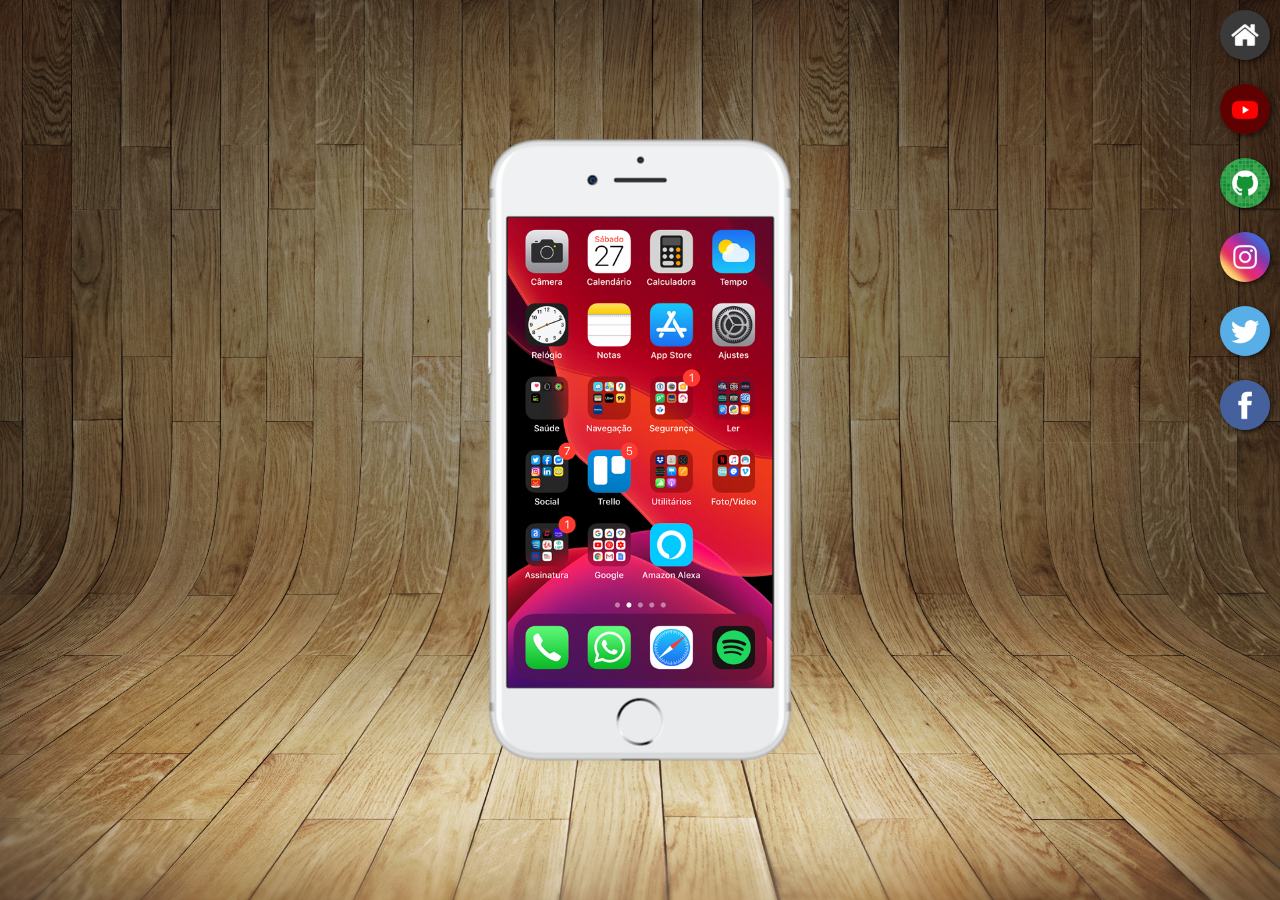
<file: index.html>
<!DOCTYPE html>
<html lang="pt-br">
<head>
    <meta charset="UTF-8">
    <meta name="viewport" content="width=device-width, initial-scale=1.0">
    <link rel="shortcut icon" href="favicon.ico" type="image/x-icon">
    <link rel="stylesheet" href="styles/style.css">
    <title>Projeto Redes Sociais</title>
</head>
<body>
    <main>
        <section id="telefone">
            <iframe src="telas-apps/home.html" frameborder="0" name="tela" id="tela">
                <p>Infelizmente, o seu navegador não é compatível com o recurso</p>
            </iframe>
        </section>
        <section id="botoes-sociais">
            <a href="telas-apps/home.html" target="tela">
                <img src="images/logo-home.jpg" alt="Home">
            </a> <br>
            <a href="telas-apps/youtube.html" target="tela">
                <img src="images/logo-youtube.jpg" alt="YouTube">
            </a> <br>
            <a href="telas-apps/github.html" target="tela">
                <img src="images/logo-github.jpg" alt="GitHub">
            </a> <br>
            <a href="telas-apps/instagram.html" target="tela">
                <img src="images/logo-instagram.jpg" alt="Instagram">
            </a> <br>
            <a href="telas-apps/twitter.html" target="tela">
                <img src="images/logo-twitter.jpg" alt="Twitter">
            </a> <br>
            <a href="telas-apps/facebook.html" target="tela">
                <img src="images/logo-facebook.jpg" alt="Facebook">
            </a>
        </section>
    </main>
</body>
</html>
</file>
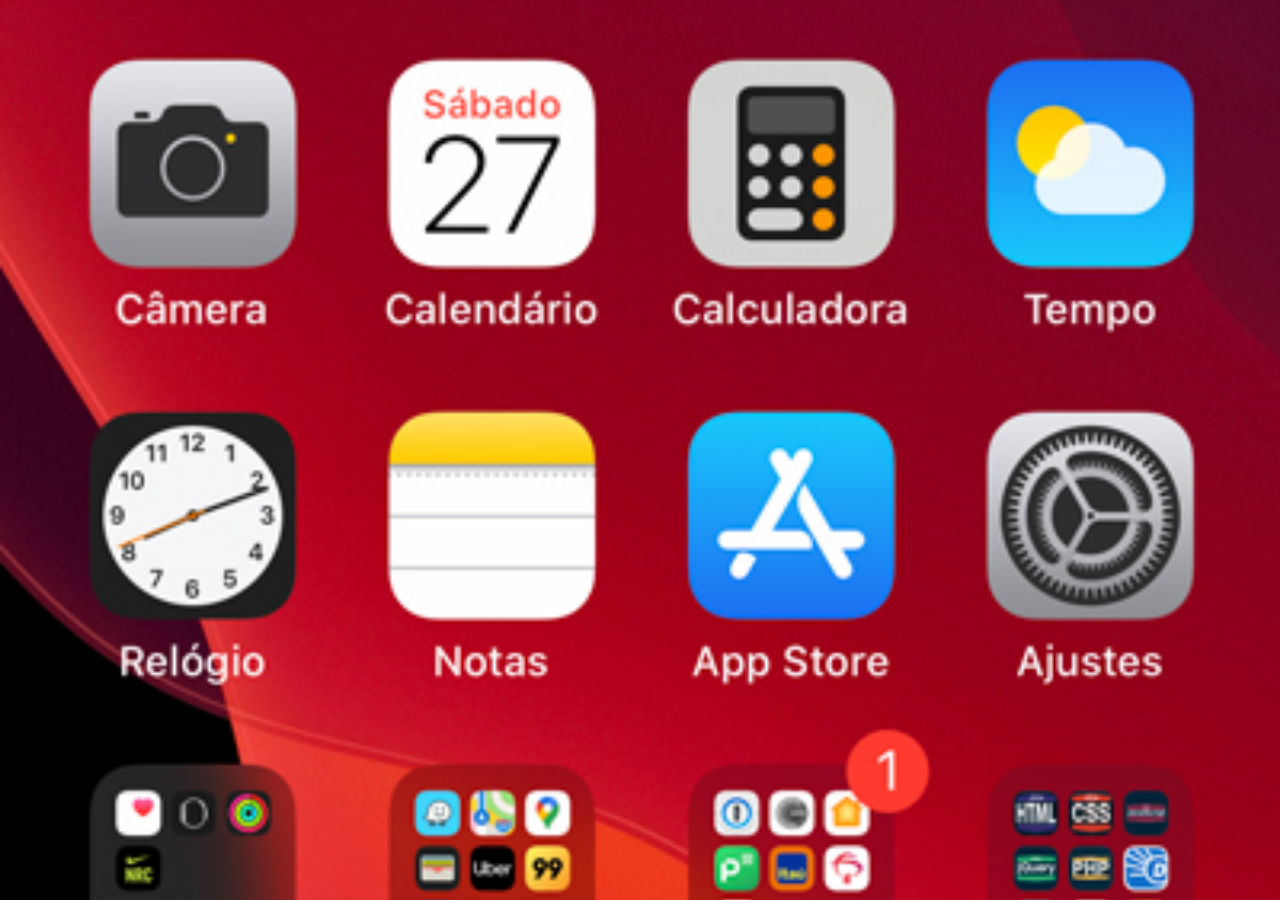
<file: home.html>
<!DOCTYPE html>
<html lang="pt-br">
<head>
    <meta charset="UTF-8">
    <meta name="viewport" content="width=device-width, initial-scale=1.0">
    <title>Home</title>
    <style>
        body {
            width: 100vw;
            height: 100vh;
            margin: 0;
            padding: 0;
            background: url('images/tela-home.jpg') no-repeat top center fixed;
            background-size: cover;
        }
    </style>
</head>
<body>
    
</body>
</html>
</file>
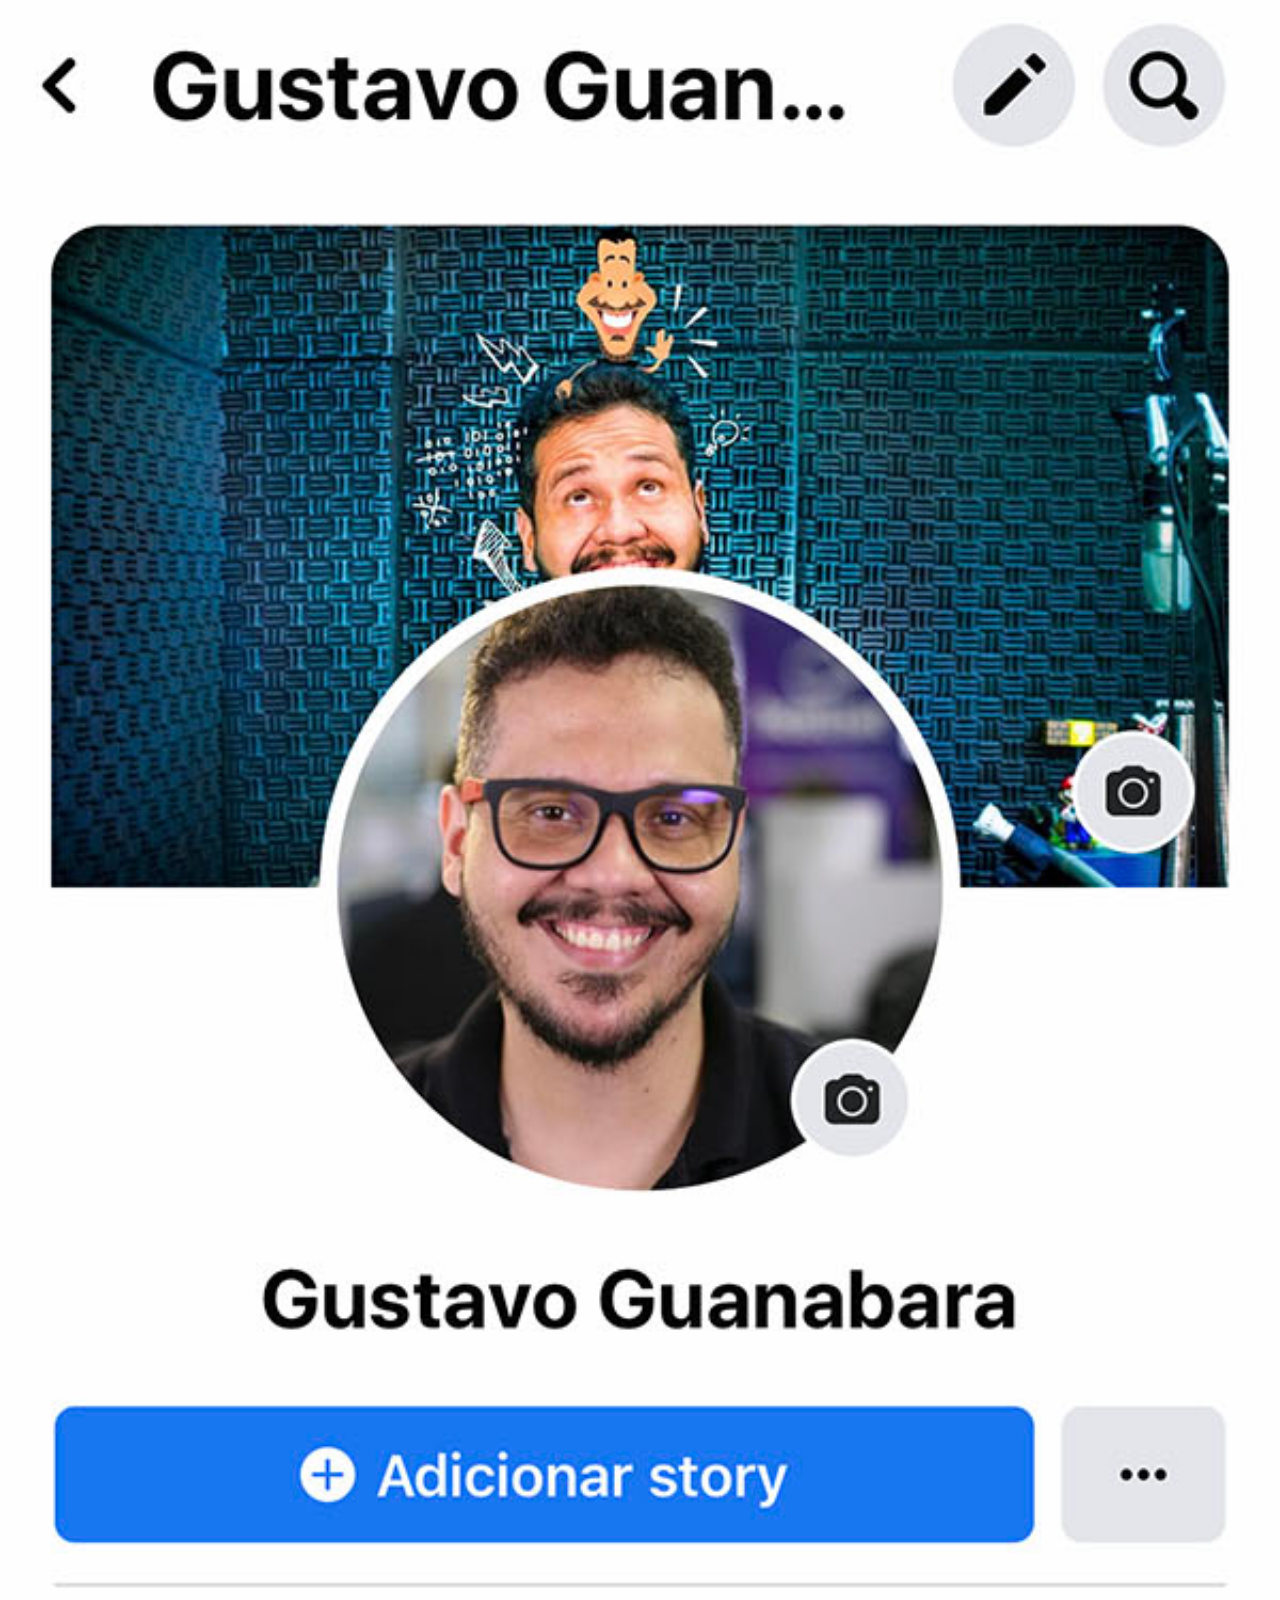
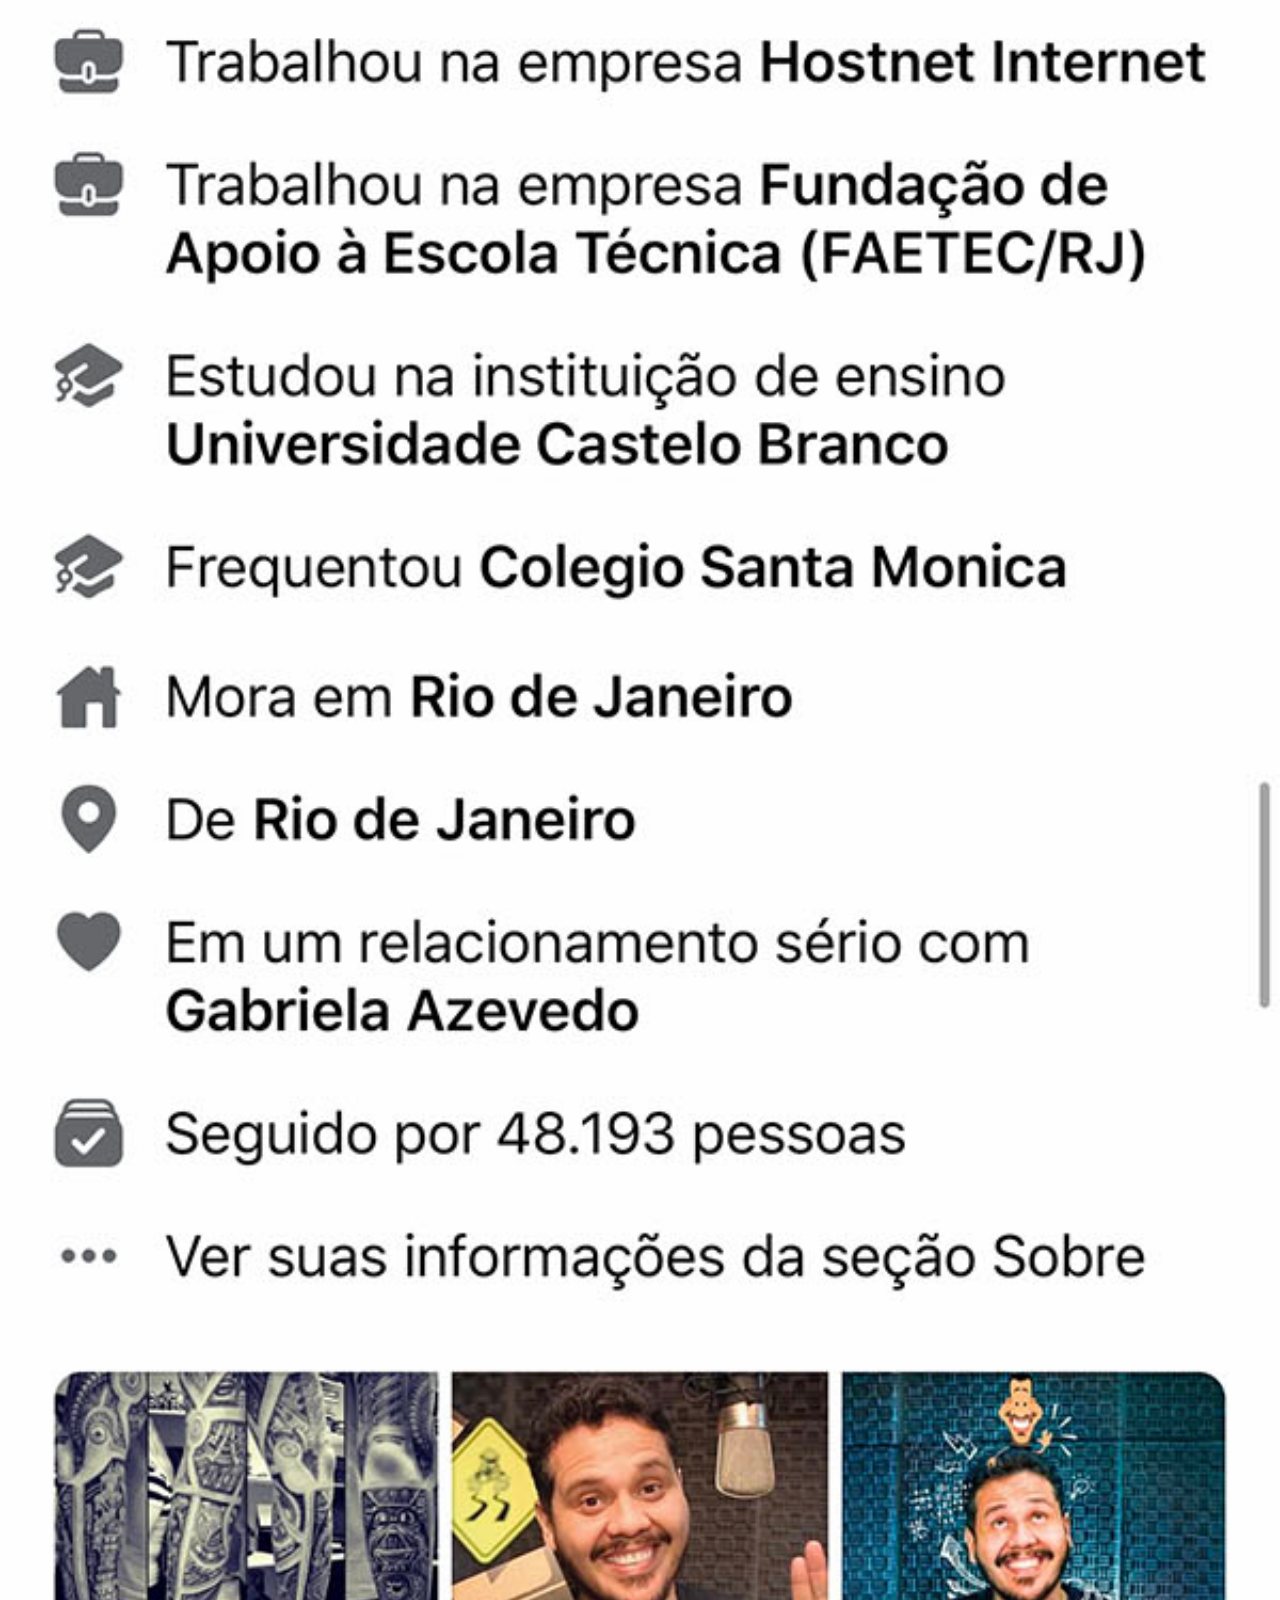
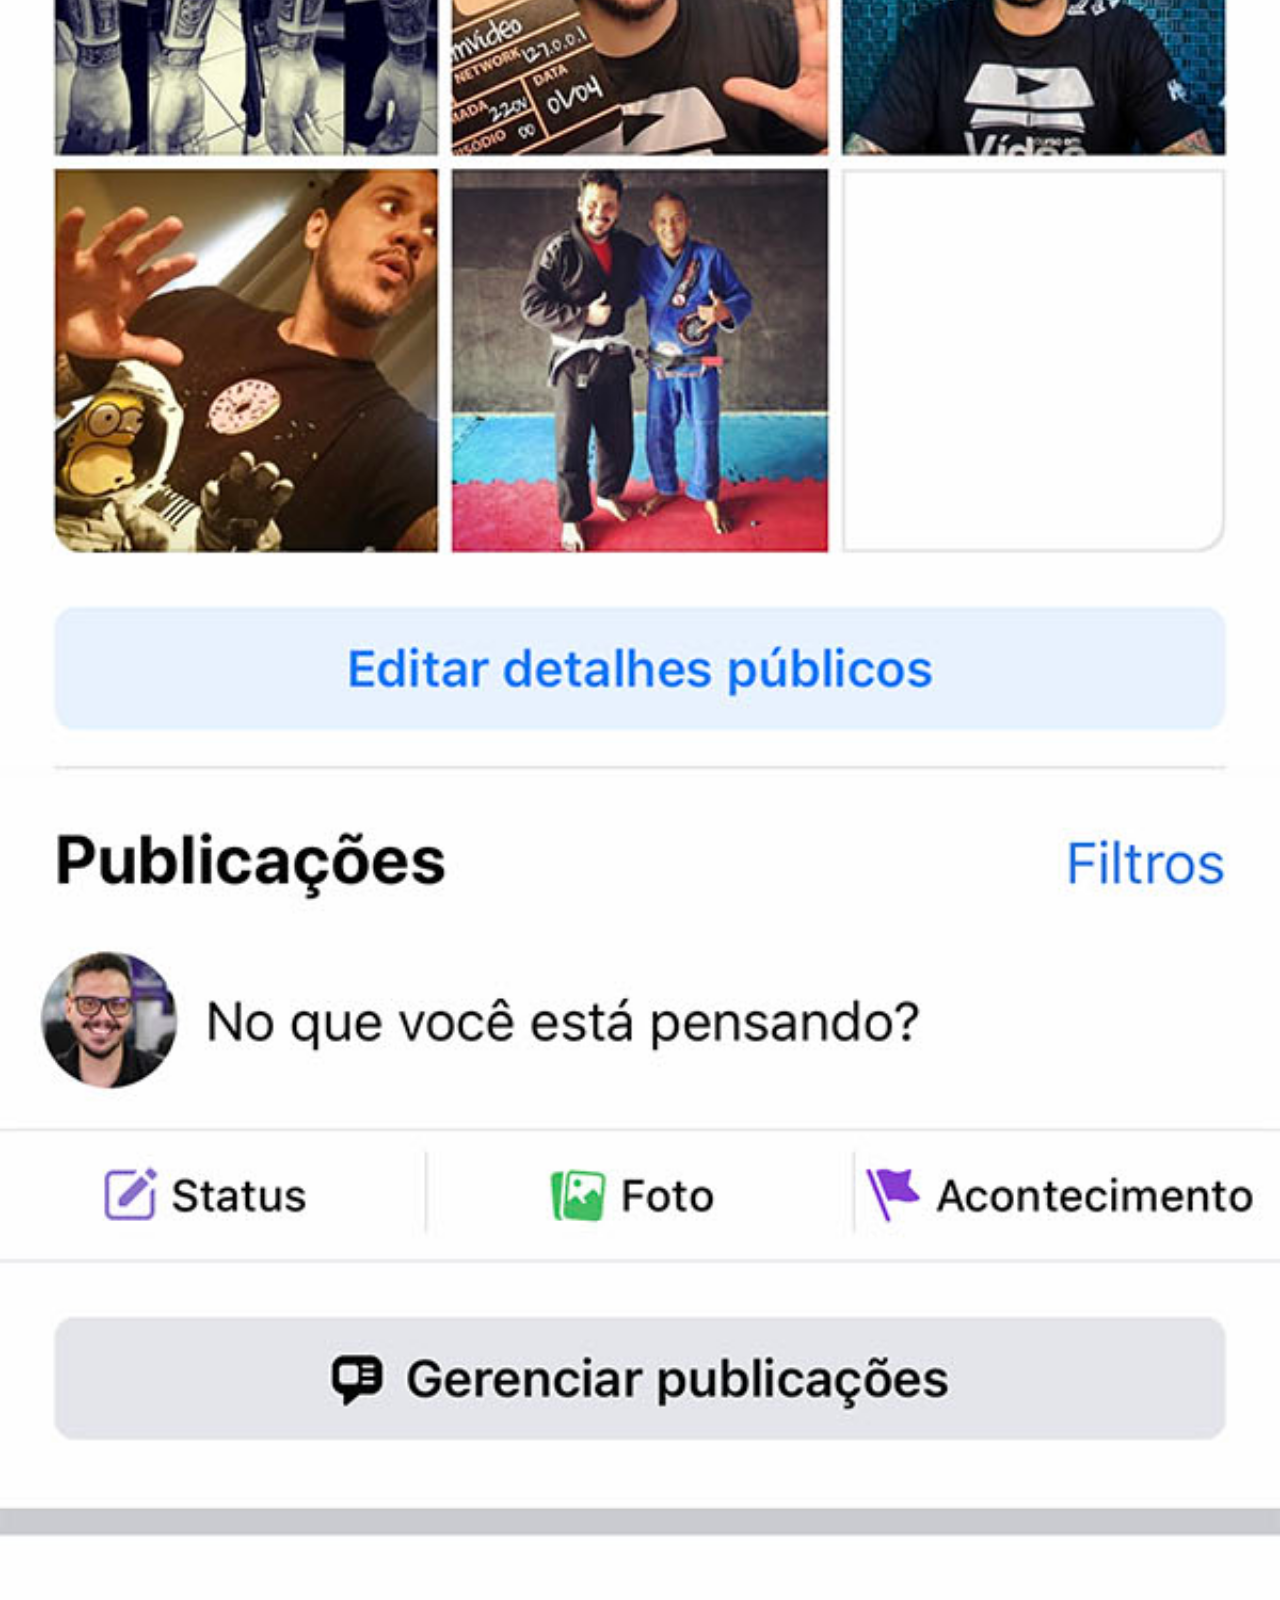
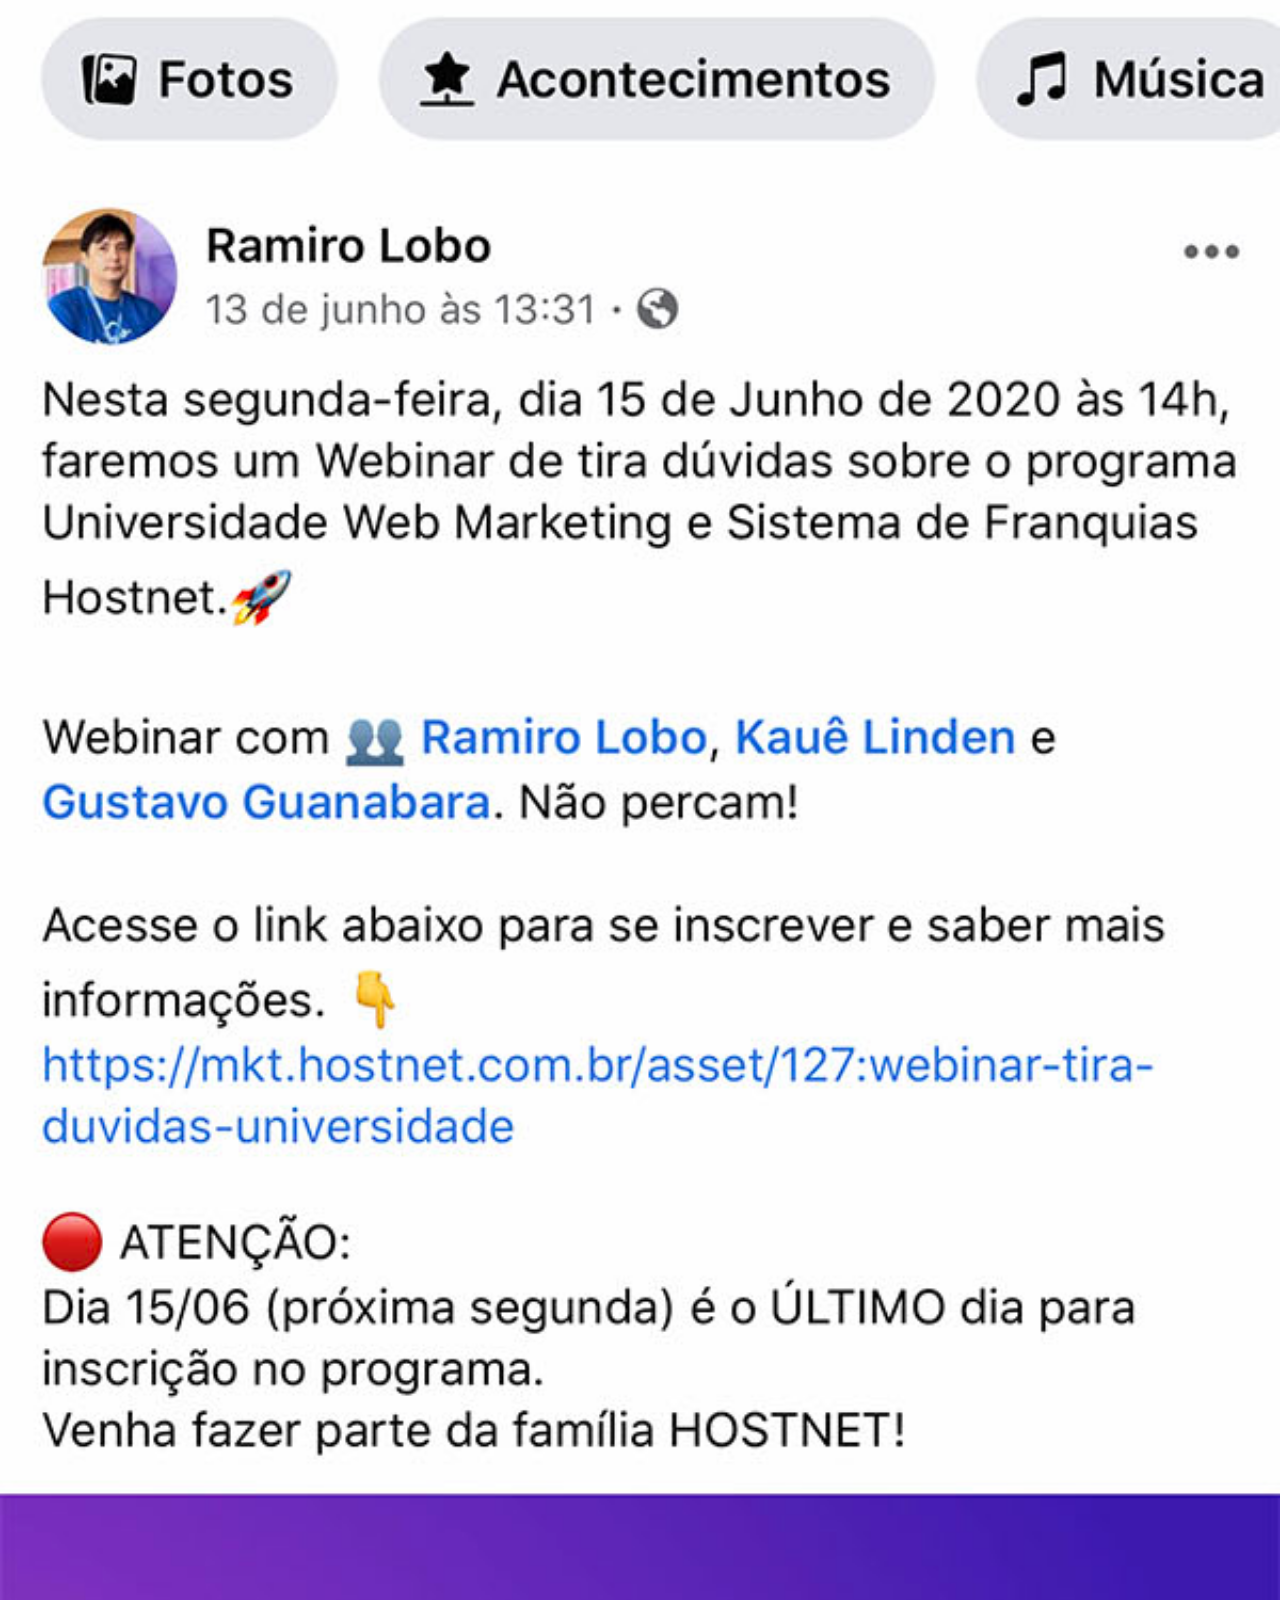
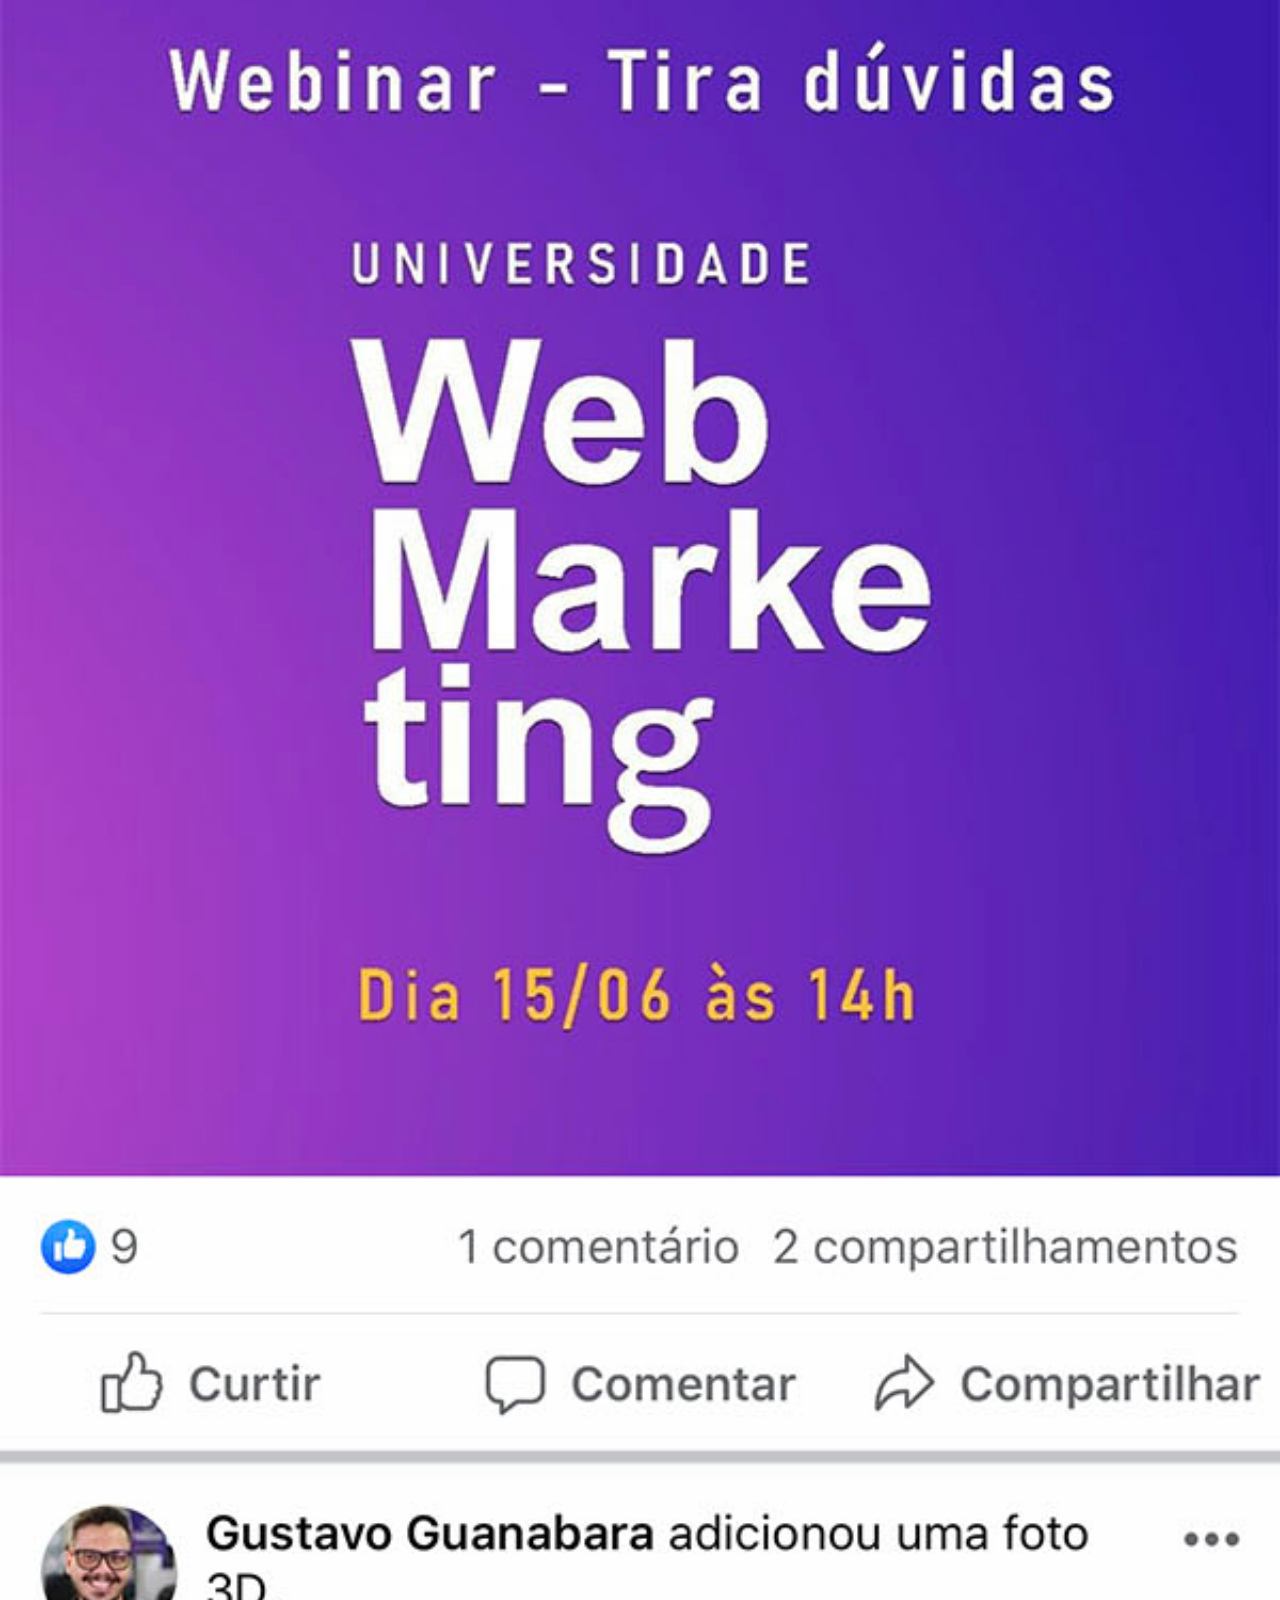
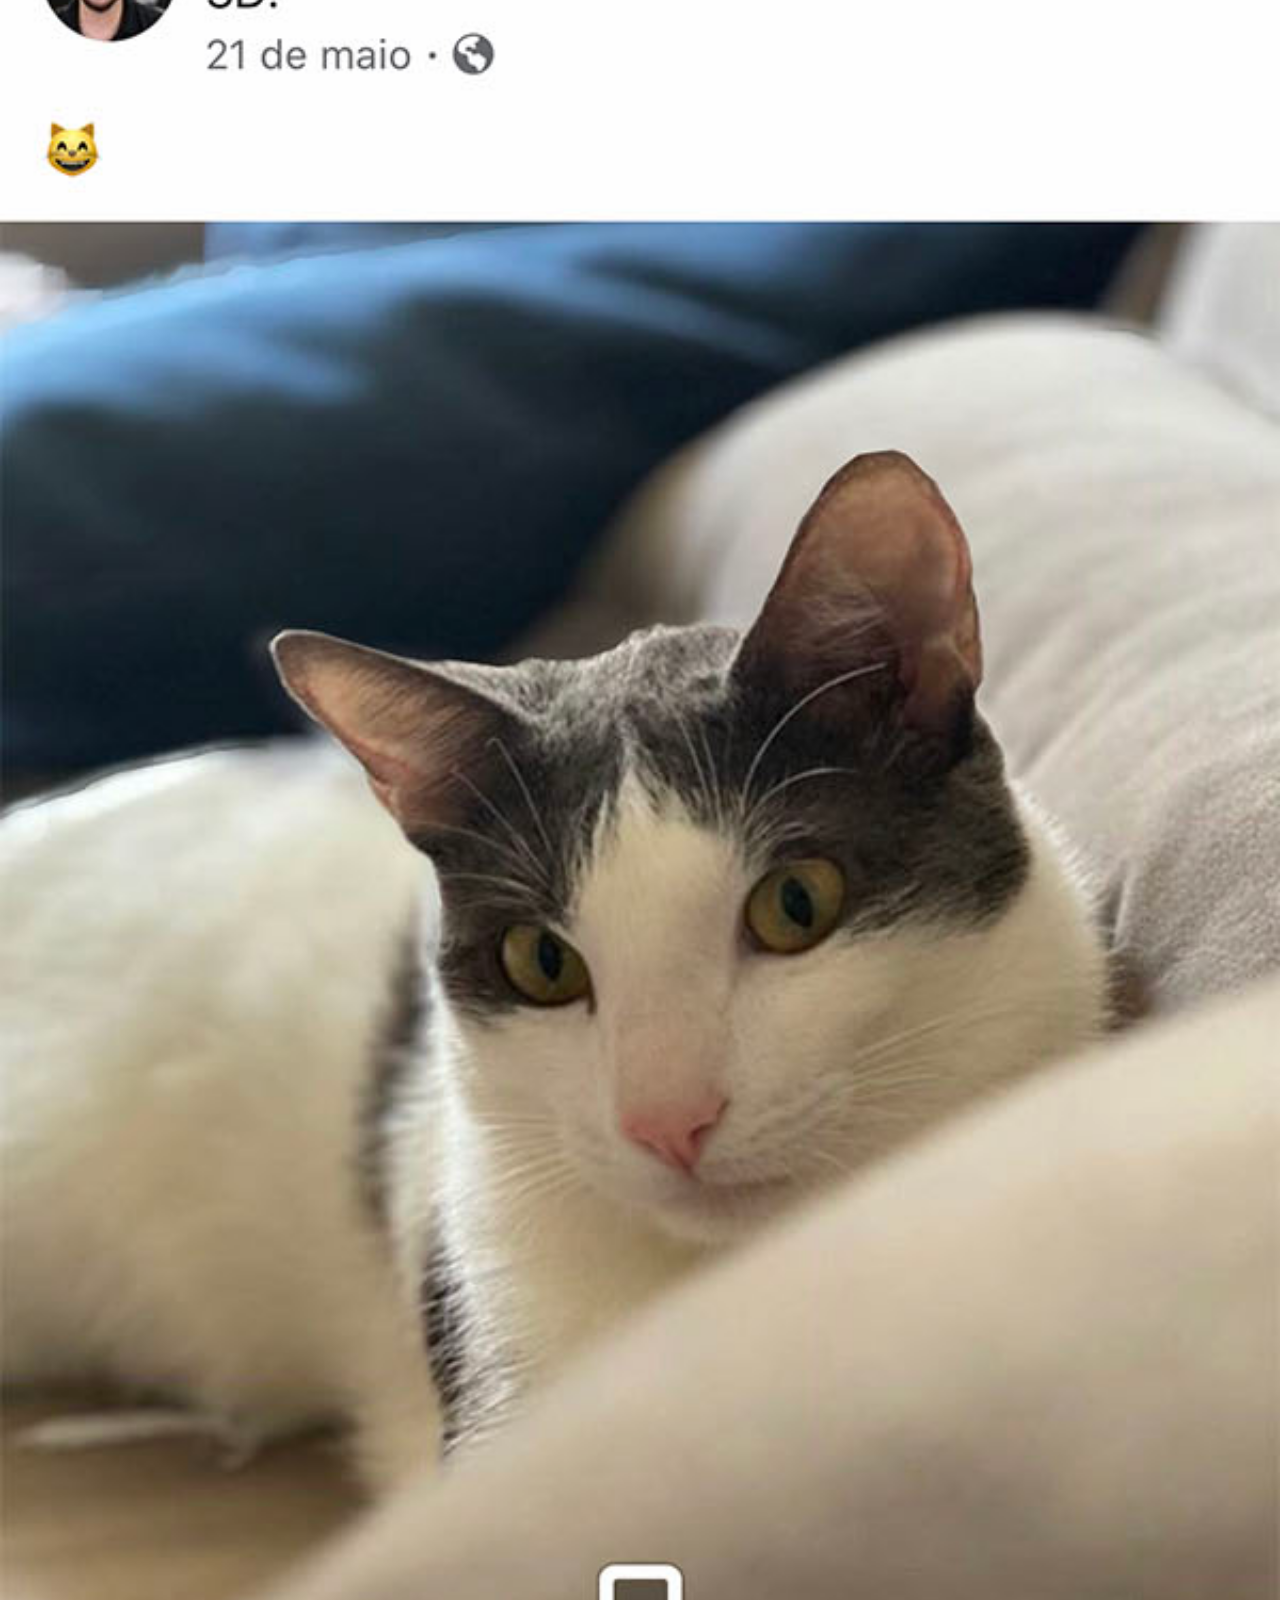
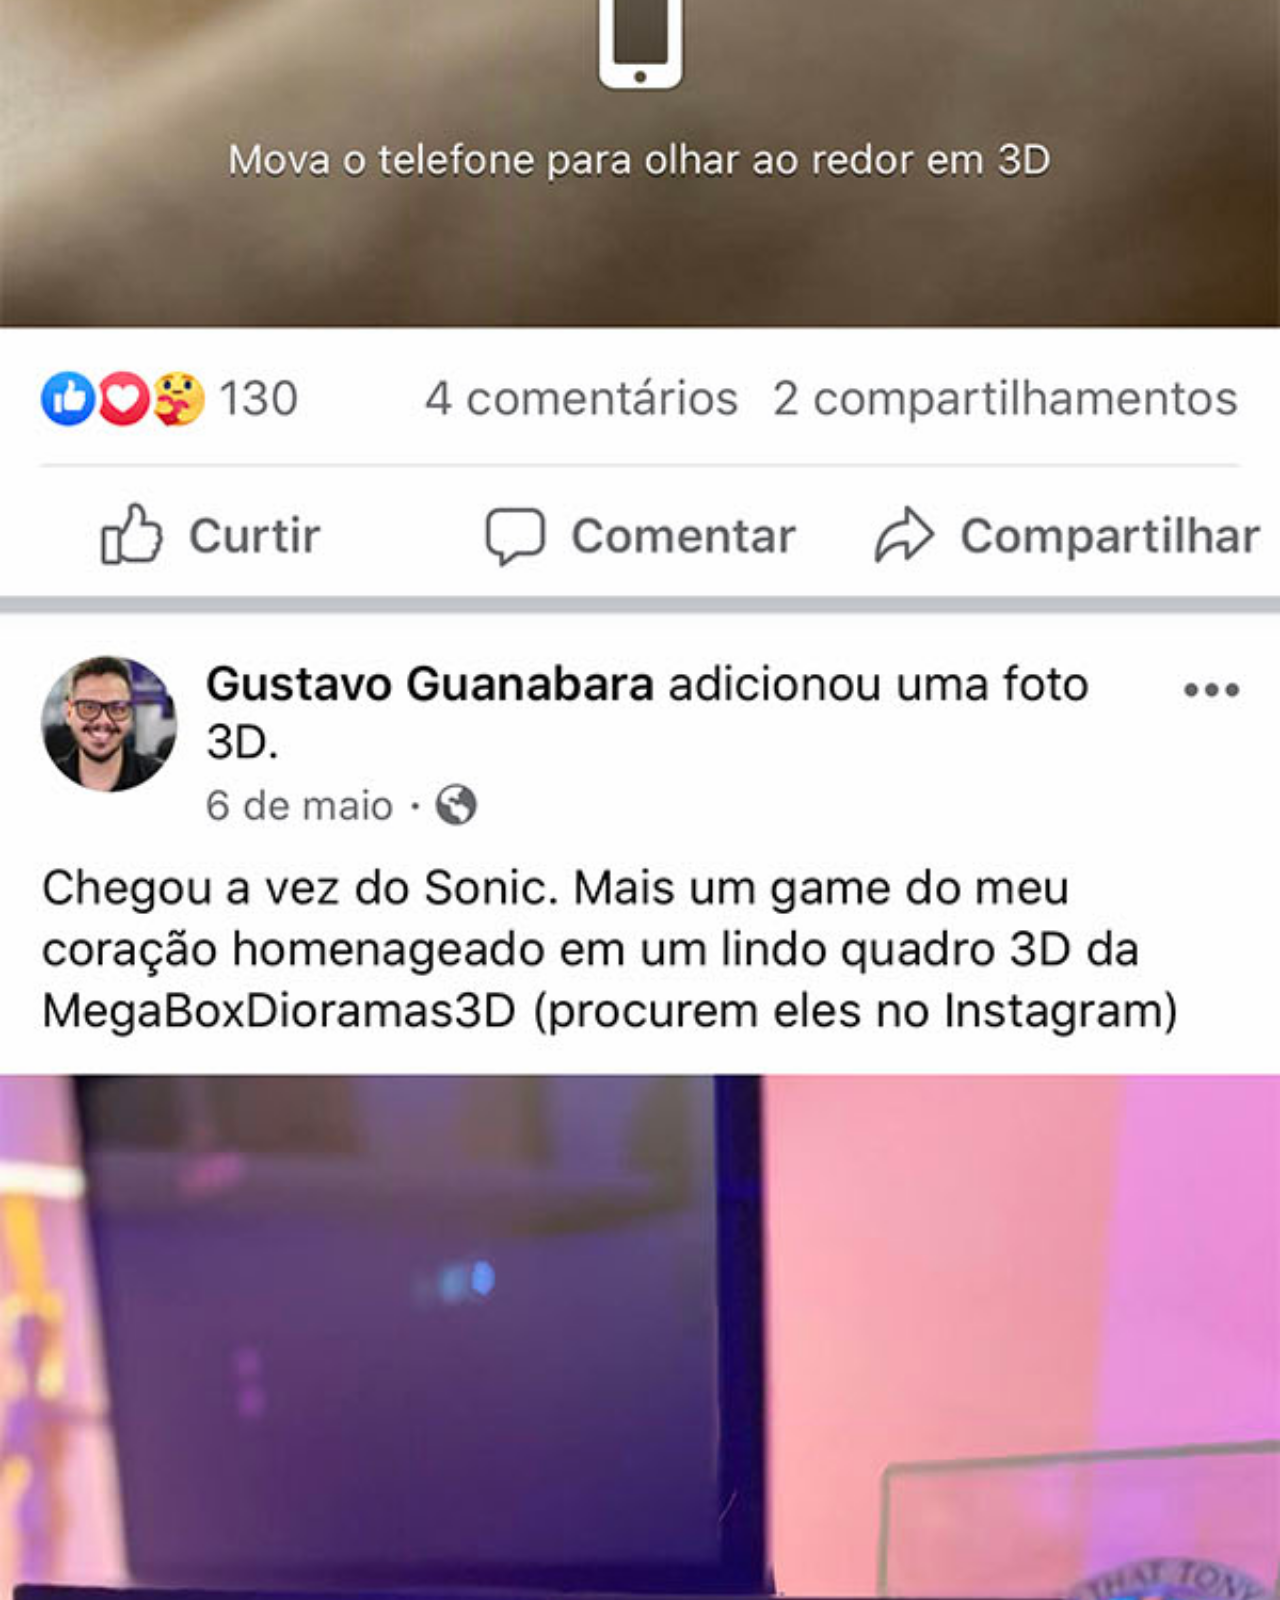
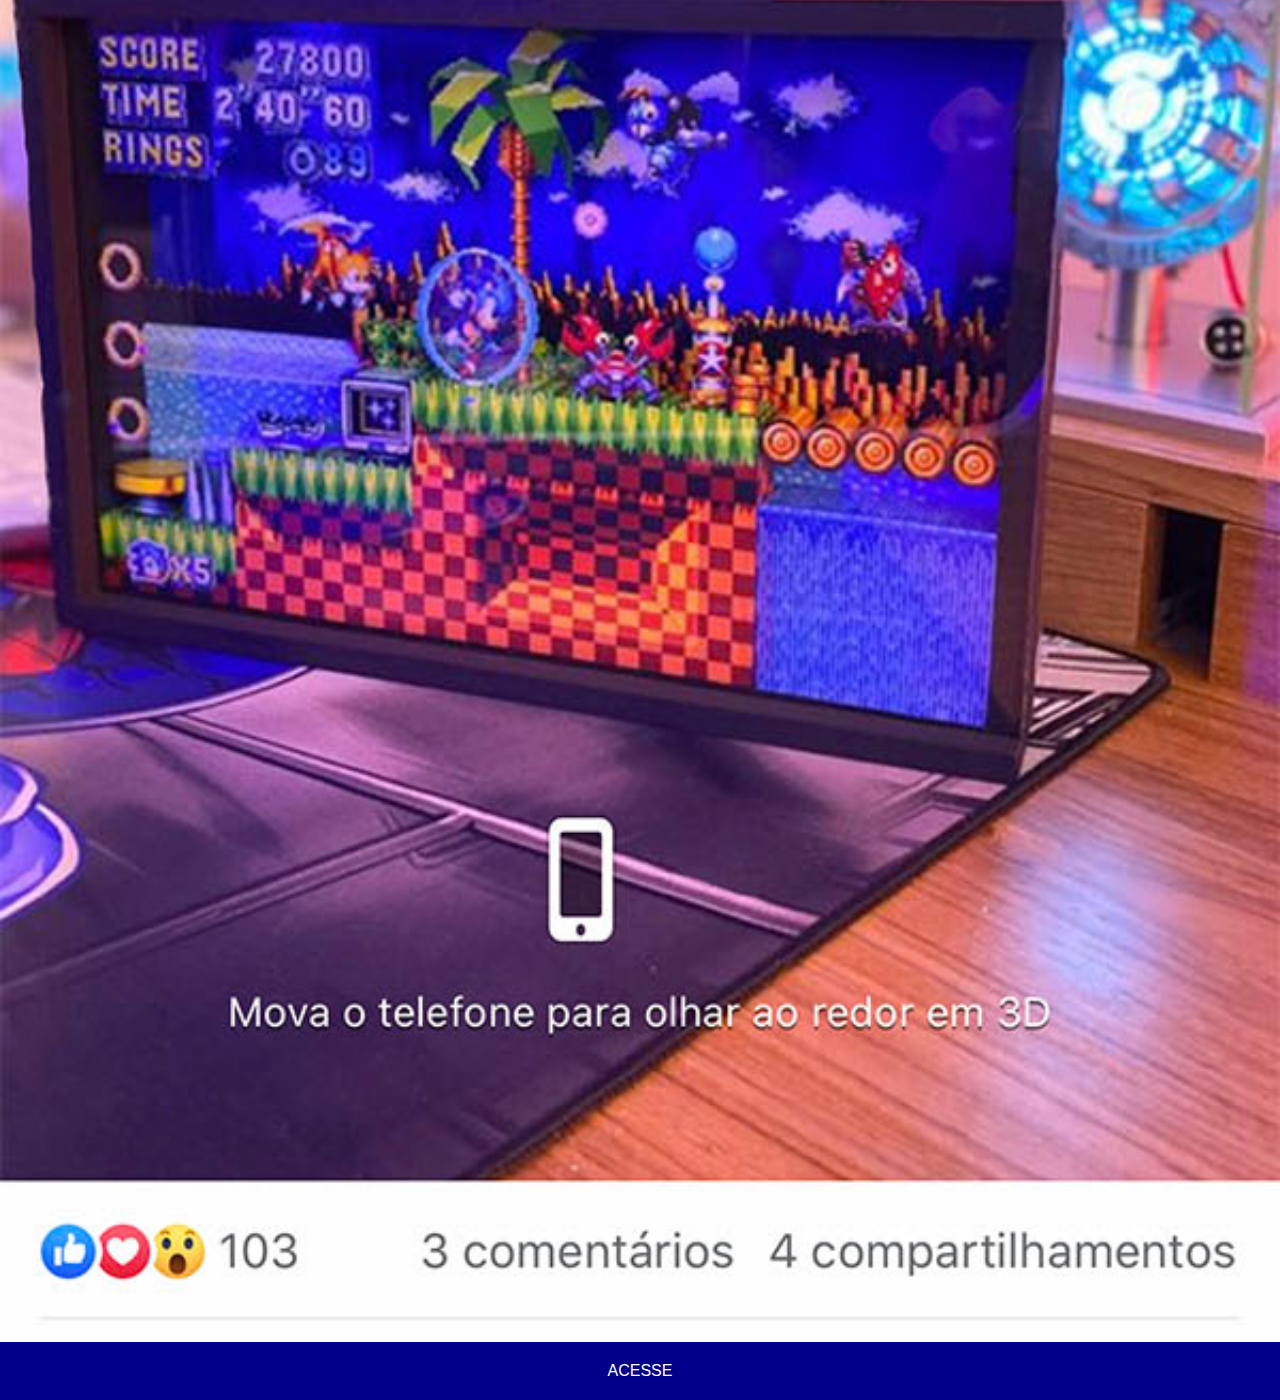
<file: telas-apps/facebook.html>
<!DOCTYPE html>
<html lang="pt-br">
<head>
    <meta charset="UTF-8">
    <meta name="viewport" content="width=device-width, initial-scale=1.0">
    <title>Facebook</title>
    <link rel="stylesheet" href="../styles/social.css">
</head>
<body>
    <img src="../images/tela-facebook.jpg" alt="Facebook">
    <a href="https://facebook.com/gustavoguanabara" target="_blank" rel="noopener noreferrer">ACESSE</a>
</body>
</html>
</file>
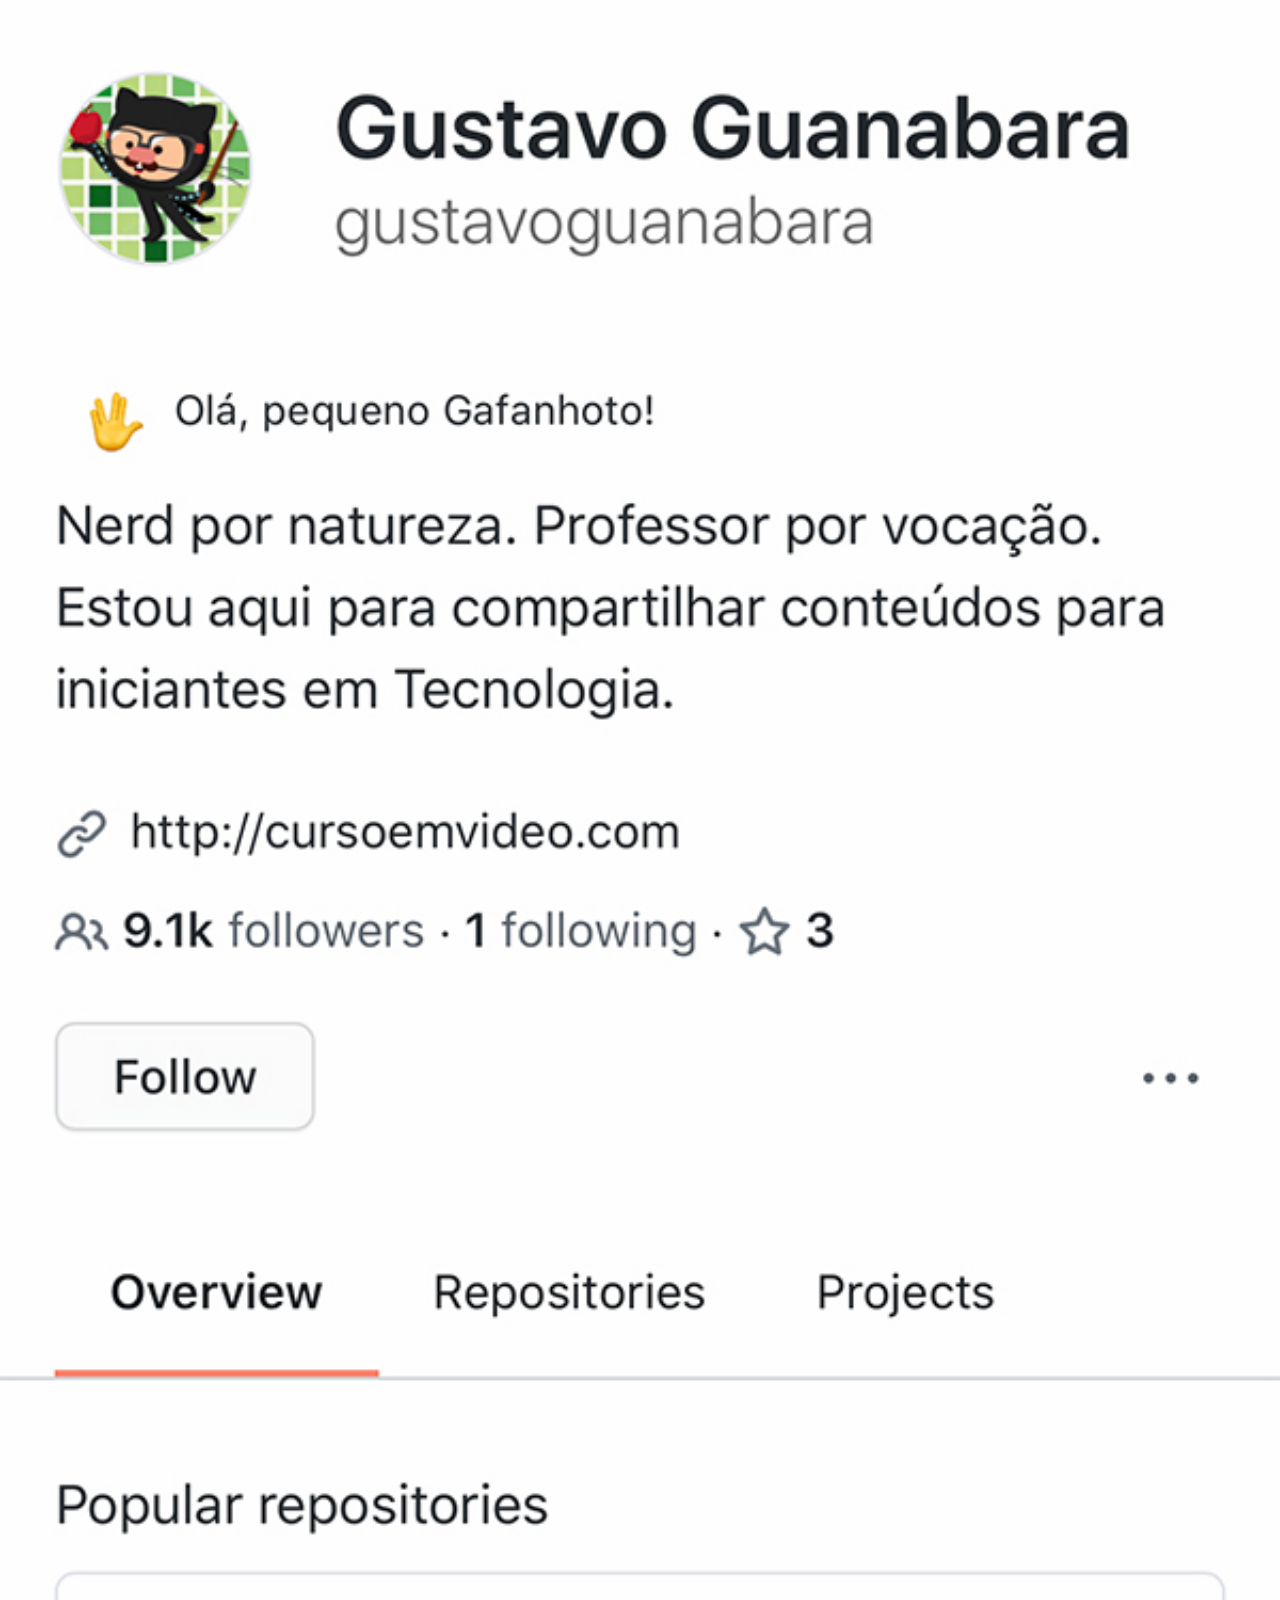
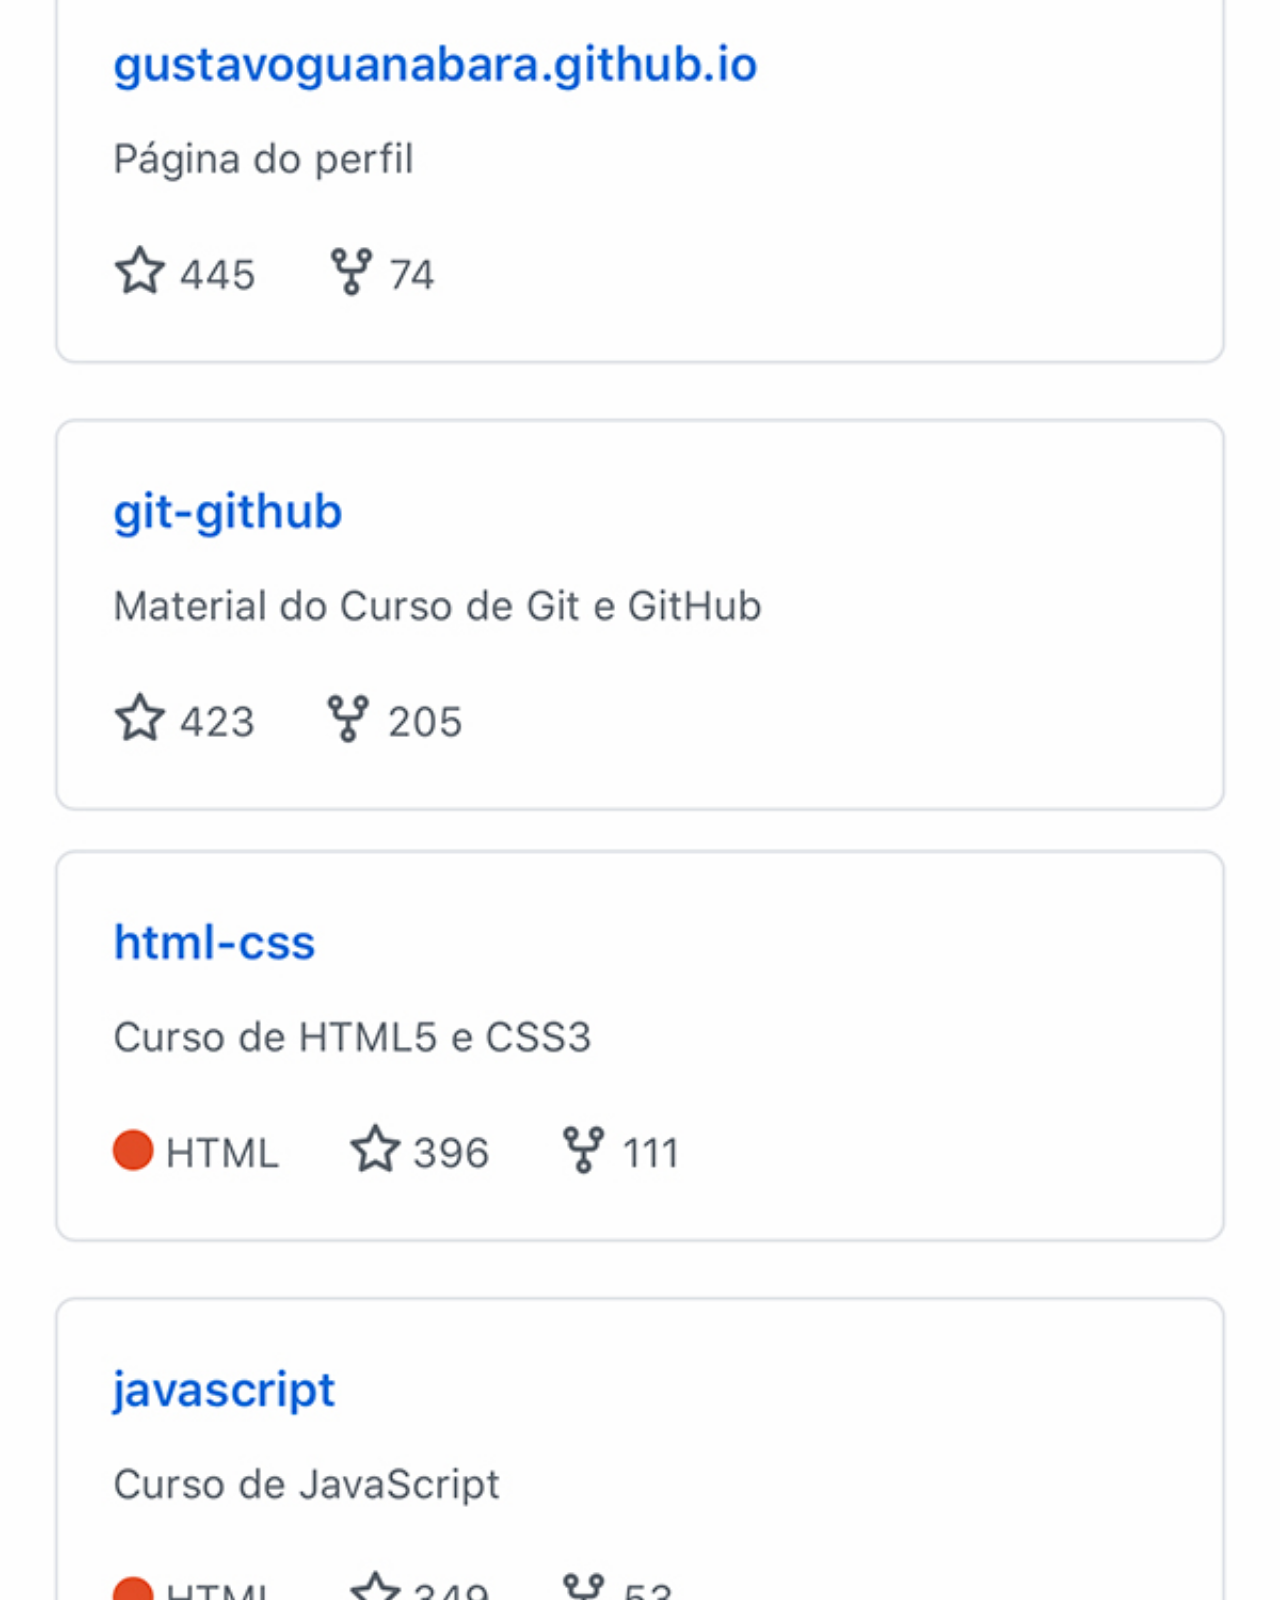
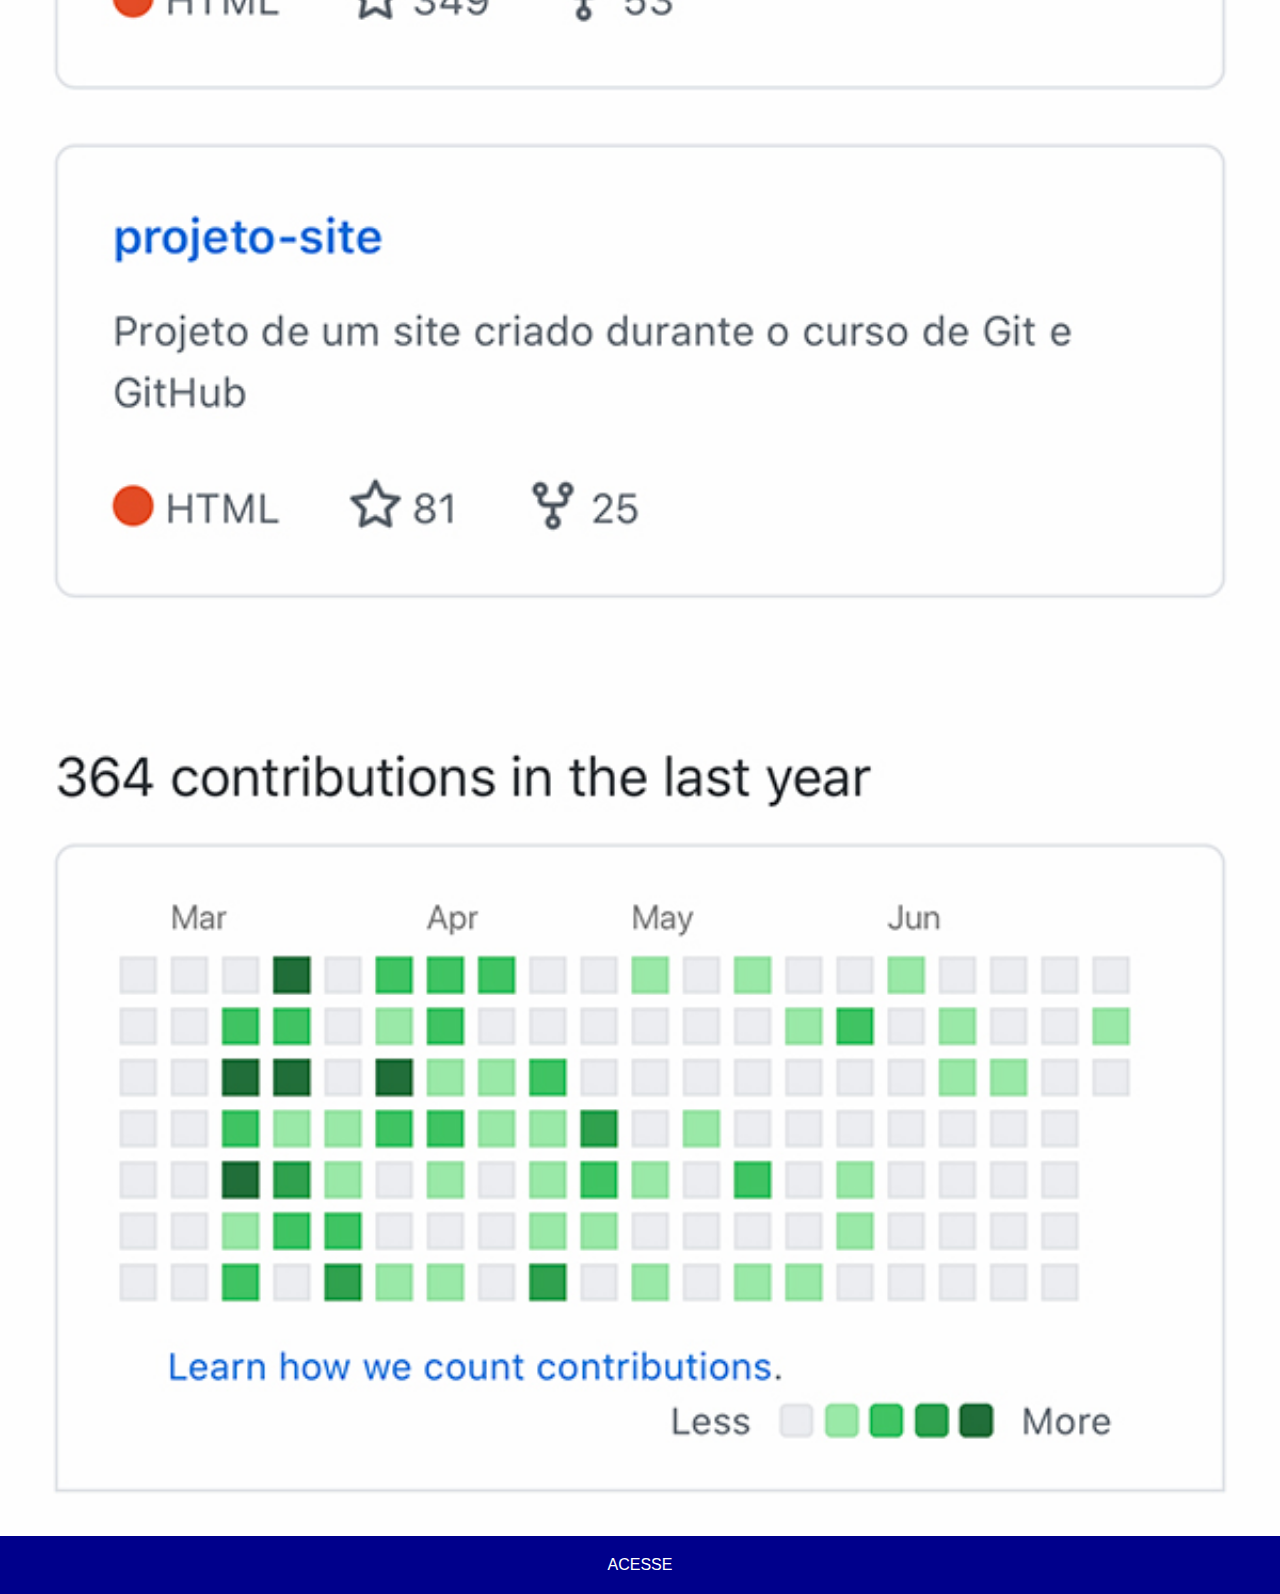
<file: telas-apps/github.html>
<!DOCTYPE html>
<html lang="pt-br">
<head>
    <meta charset="UTF-8">
    <meta name="viewport" content="width=device-width, initial-scale=1.0">
    <title>GitHub</title>
    <link rel="stylesheet" href="../styles/social.css">
</head>
<body>
    <img src="../images/tela-github.jpg" alt="GitHub">
    <a href="https://github.com/gustavoguanabara" target="_blank" rel="noopener noreferrer">ACESSE</a>
</body>
</html>
</file>
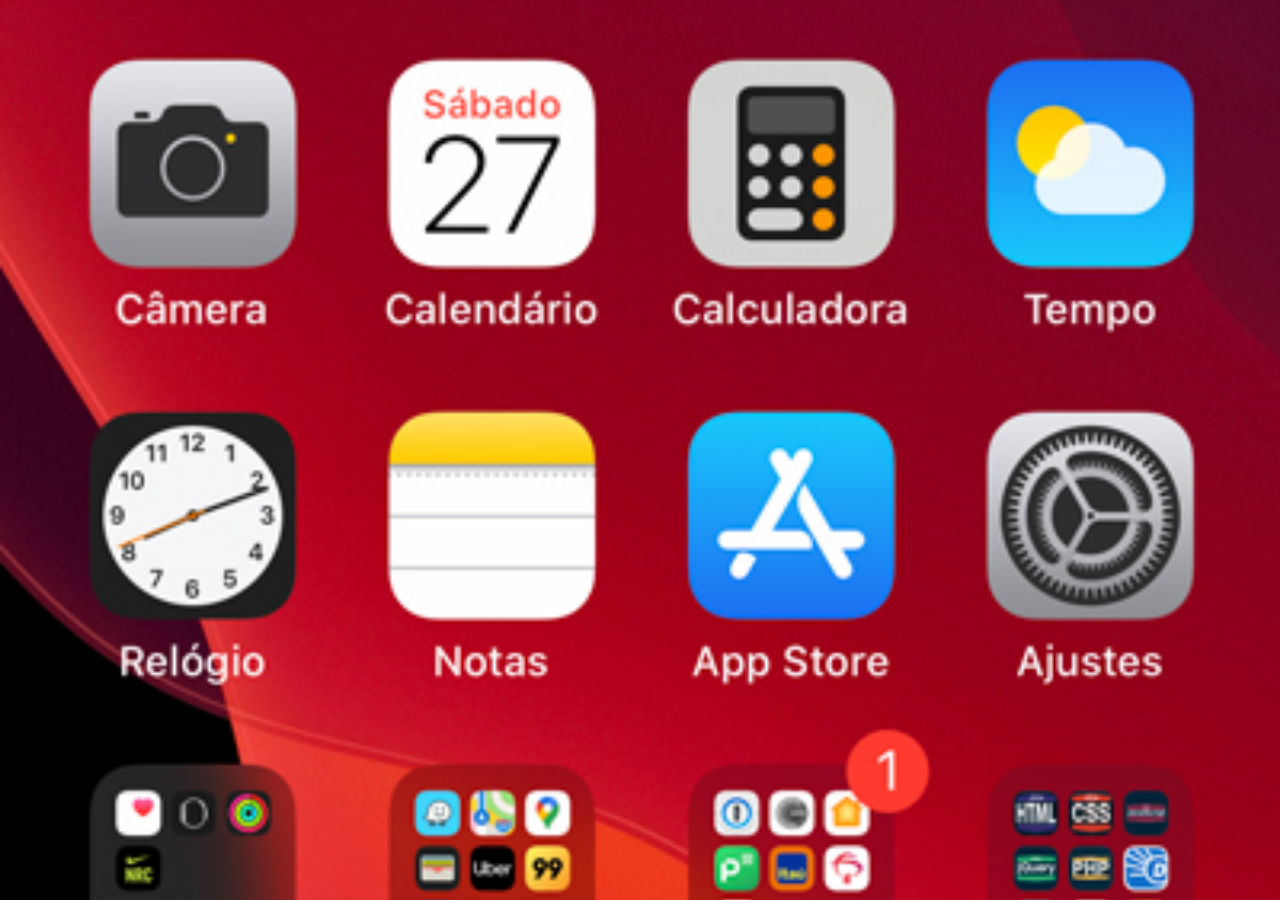
<file: telas-apps/home.html>
<!DOCTYPE html>
<html lang="pt-br">
<head>
    <meta charset="UTF-8">
    <meta name="viewport" content="width=device-width, initial-scale=1.0">
    <title>Home</title>
    <style>
        body {
            width: 100vw;
            height: 100vh;
            margin: 0;
            padding: 0;
            background: url('../images/tela-home.jpg') no-repeat top center fixed;
            background-size: cover;
        }
    </style>
</head>
<body>
    
</body>
</html>
</file>
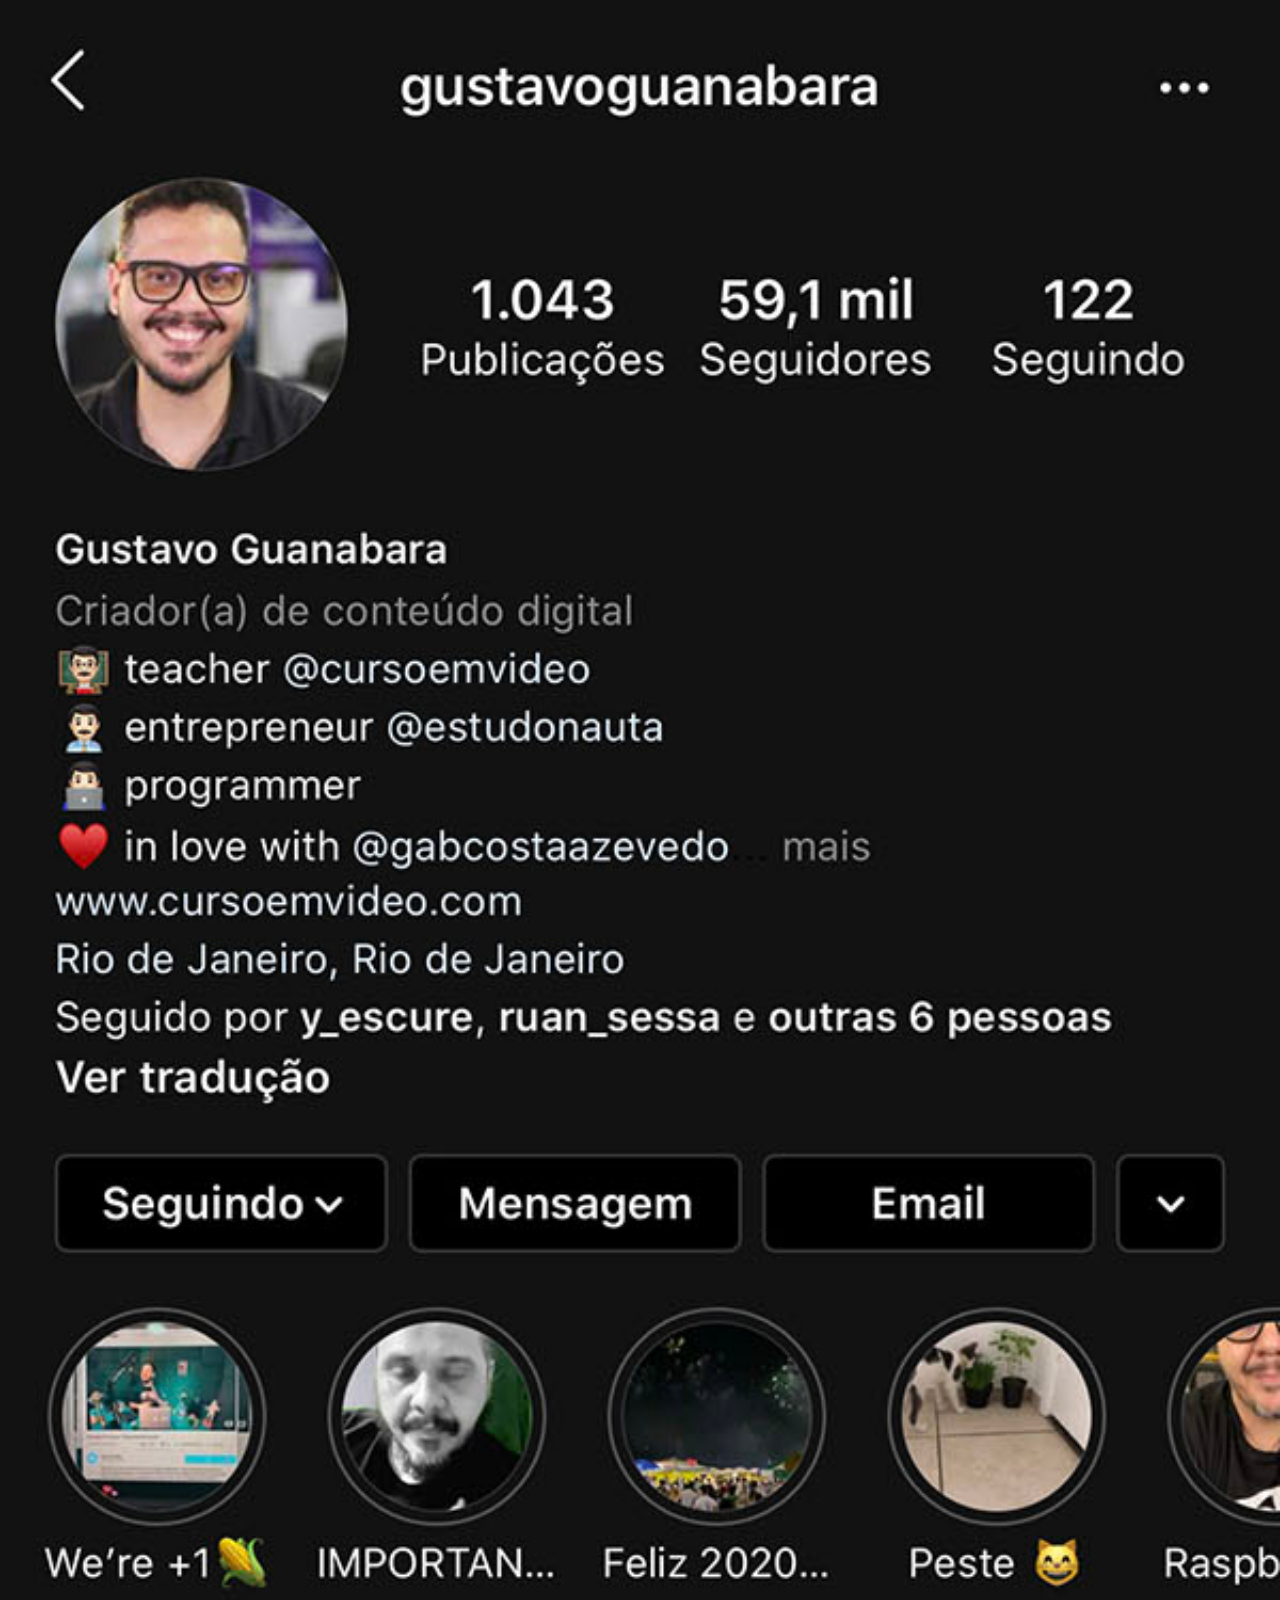
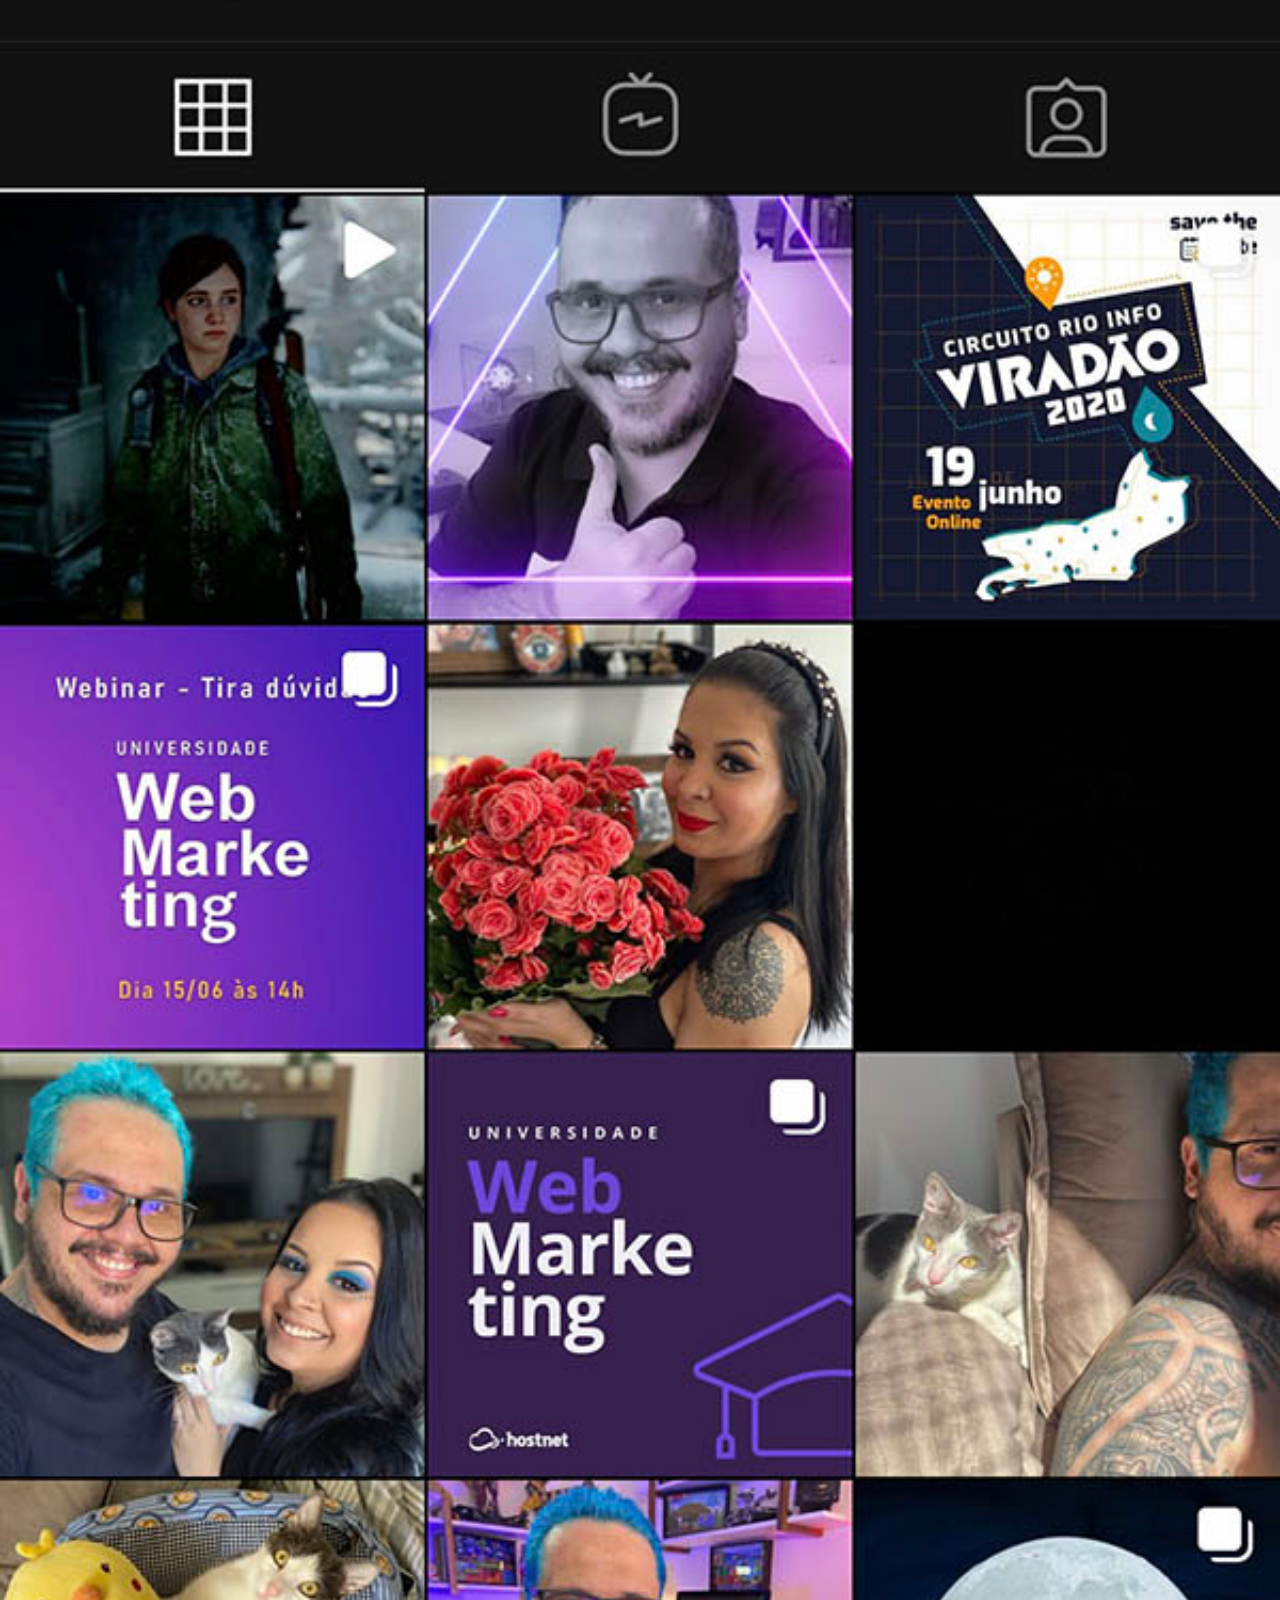
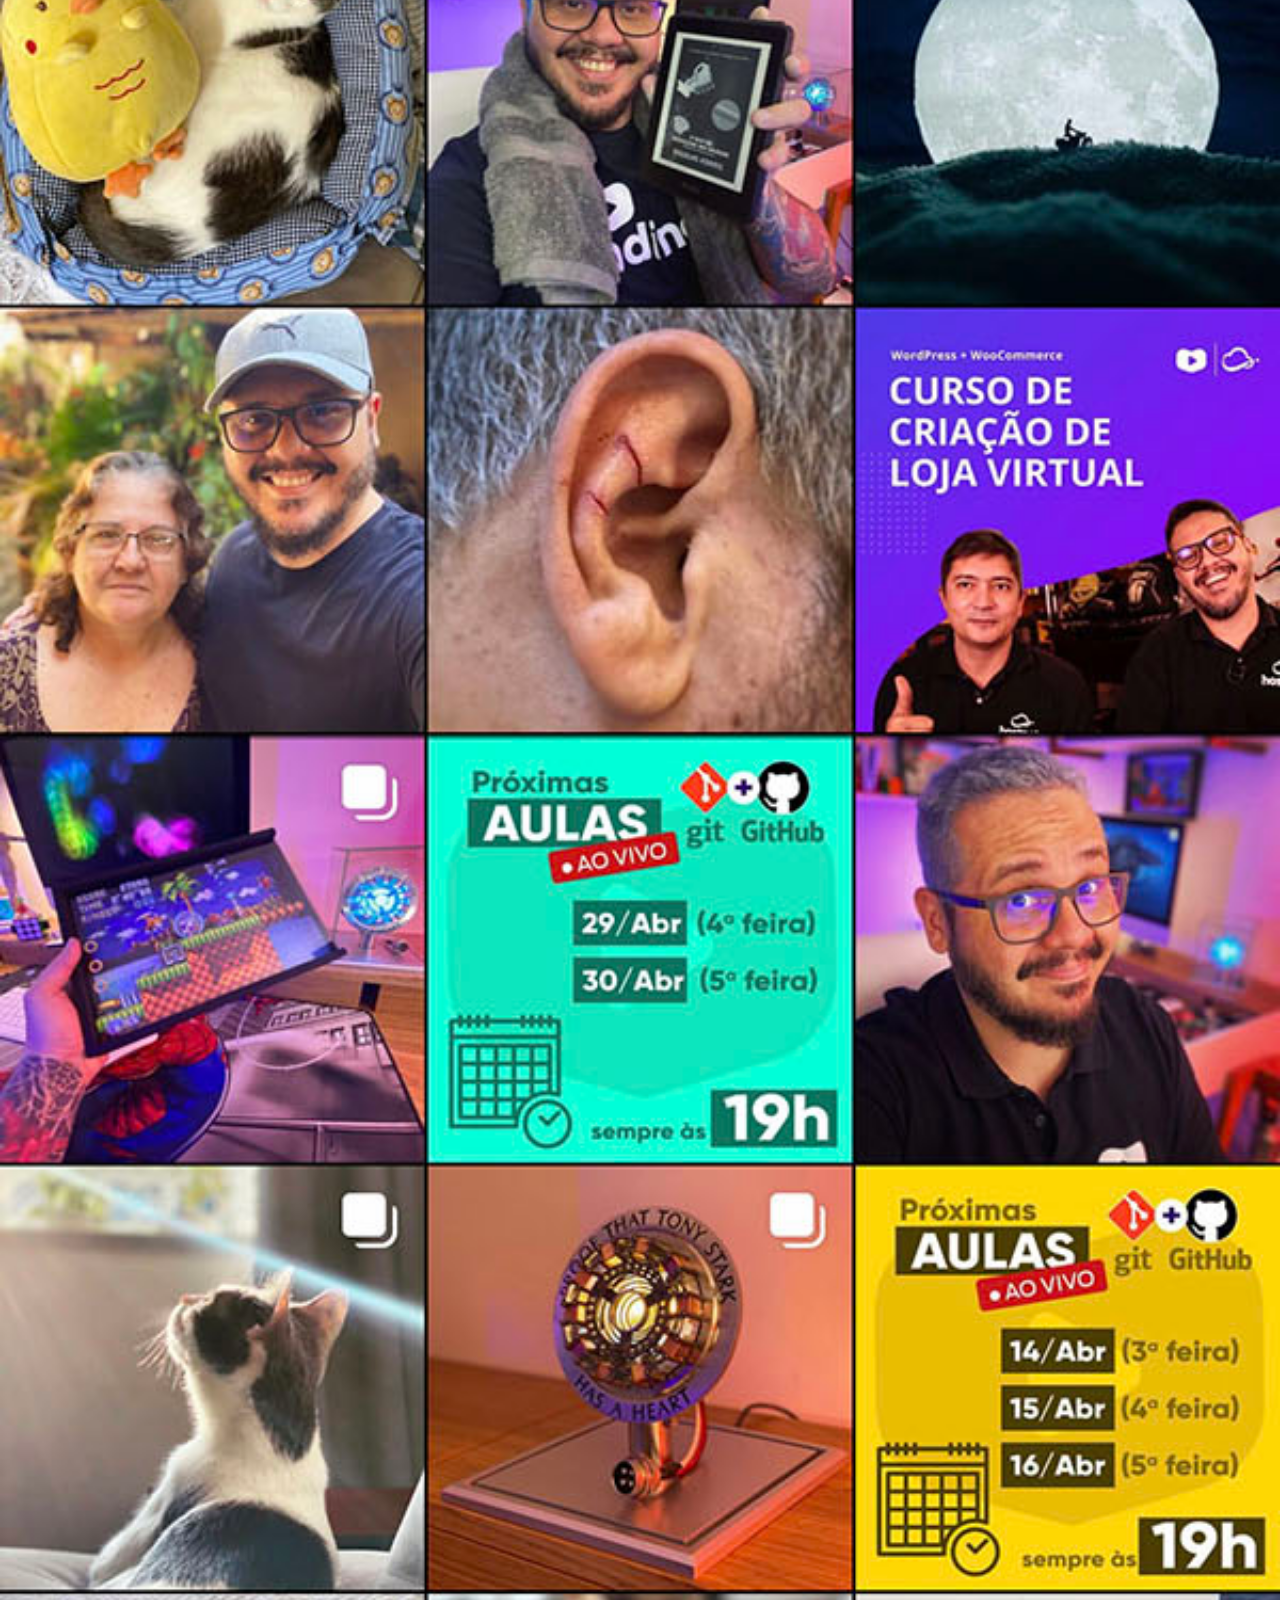
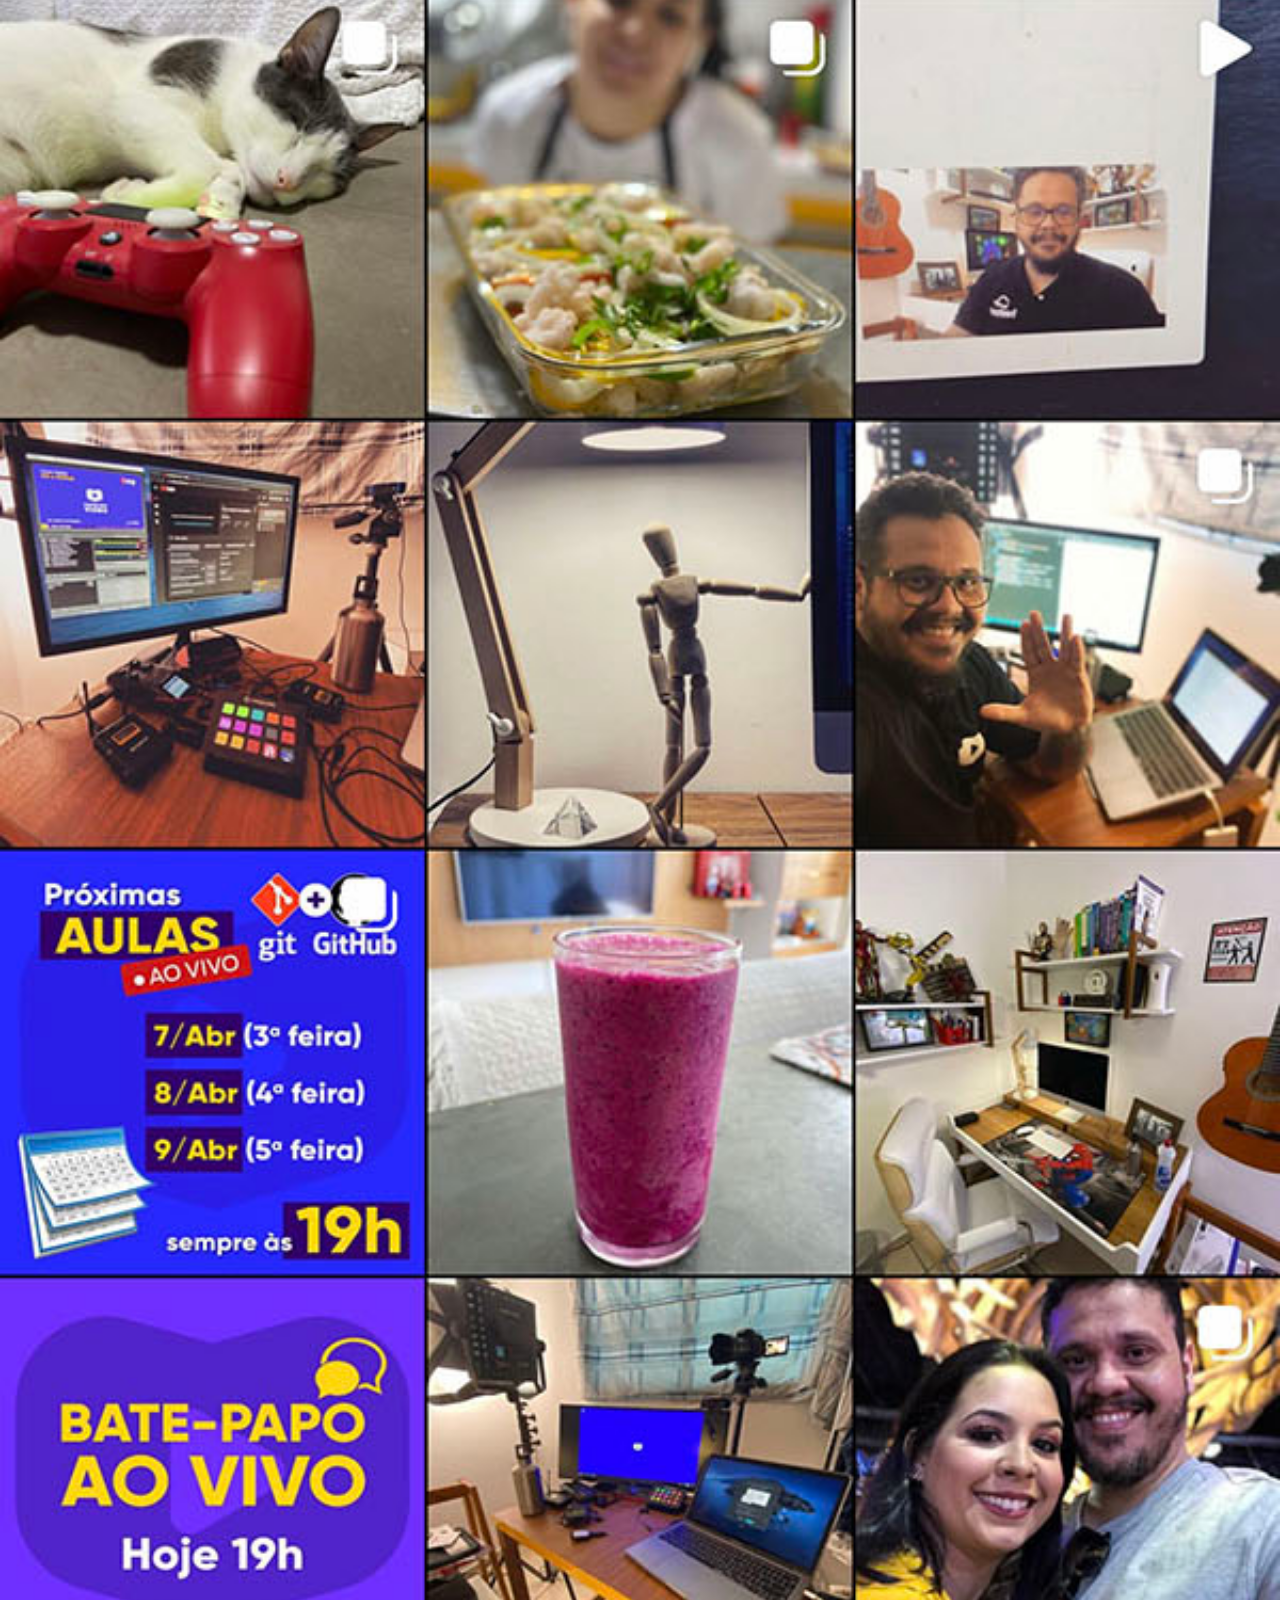
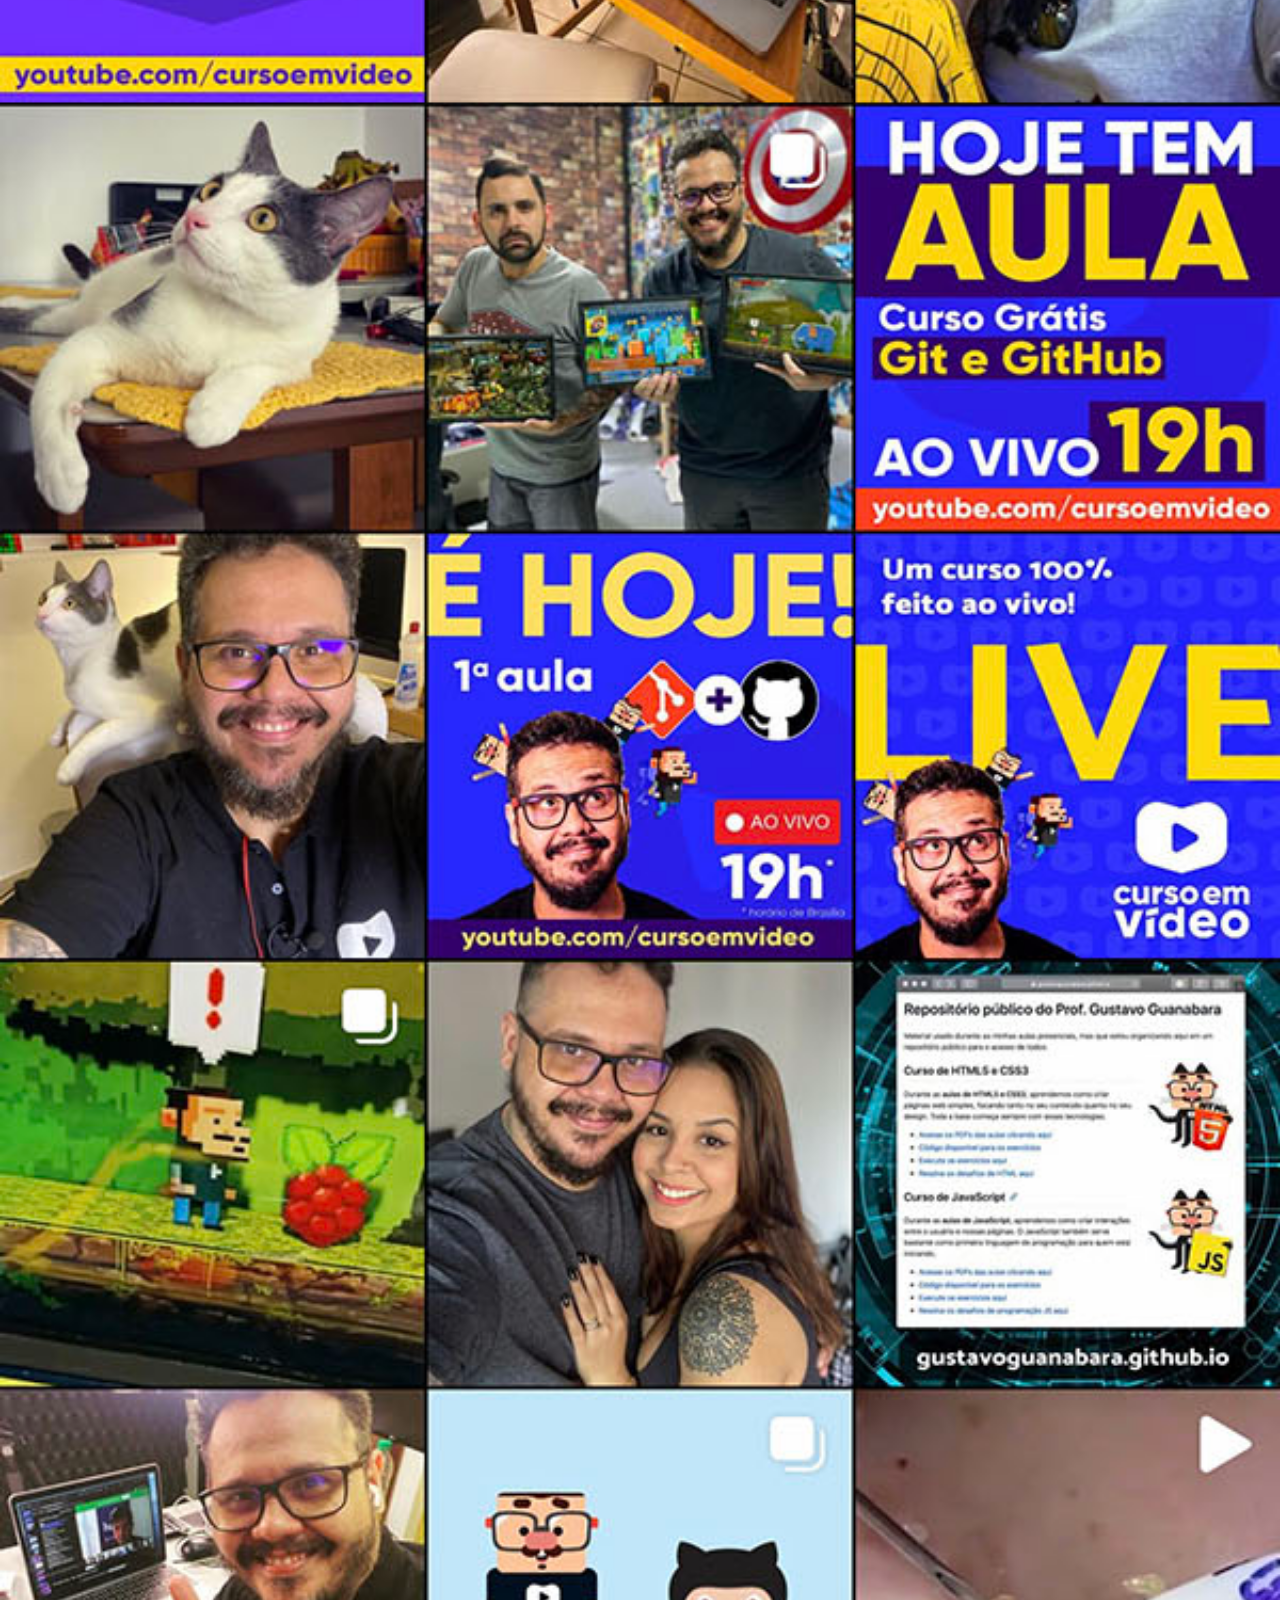
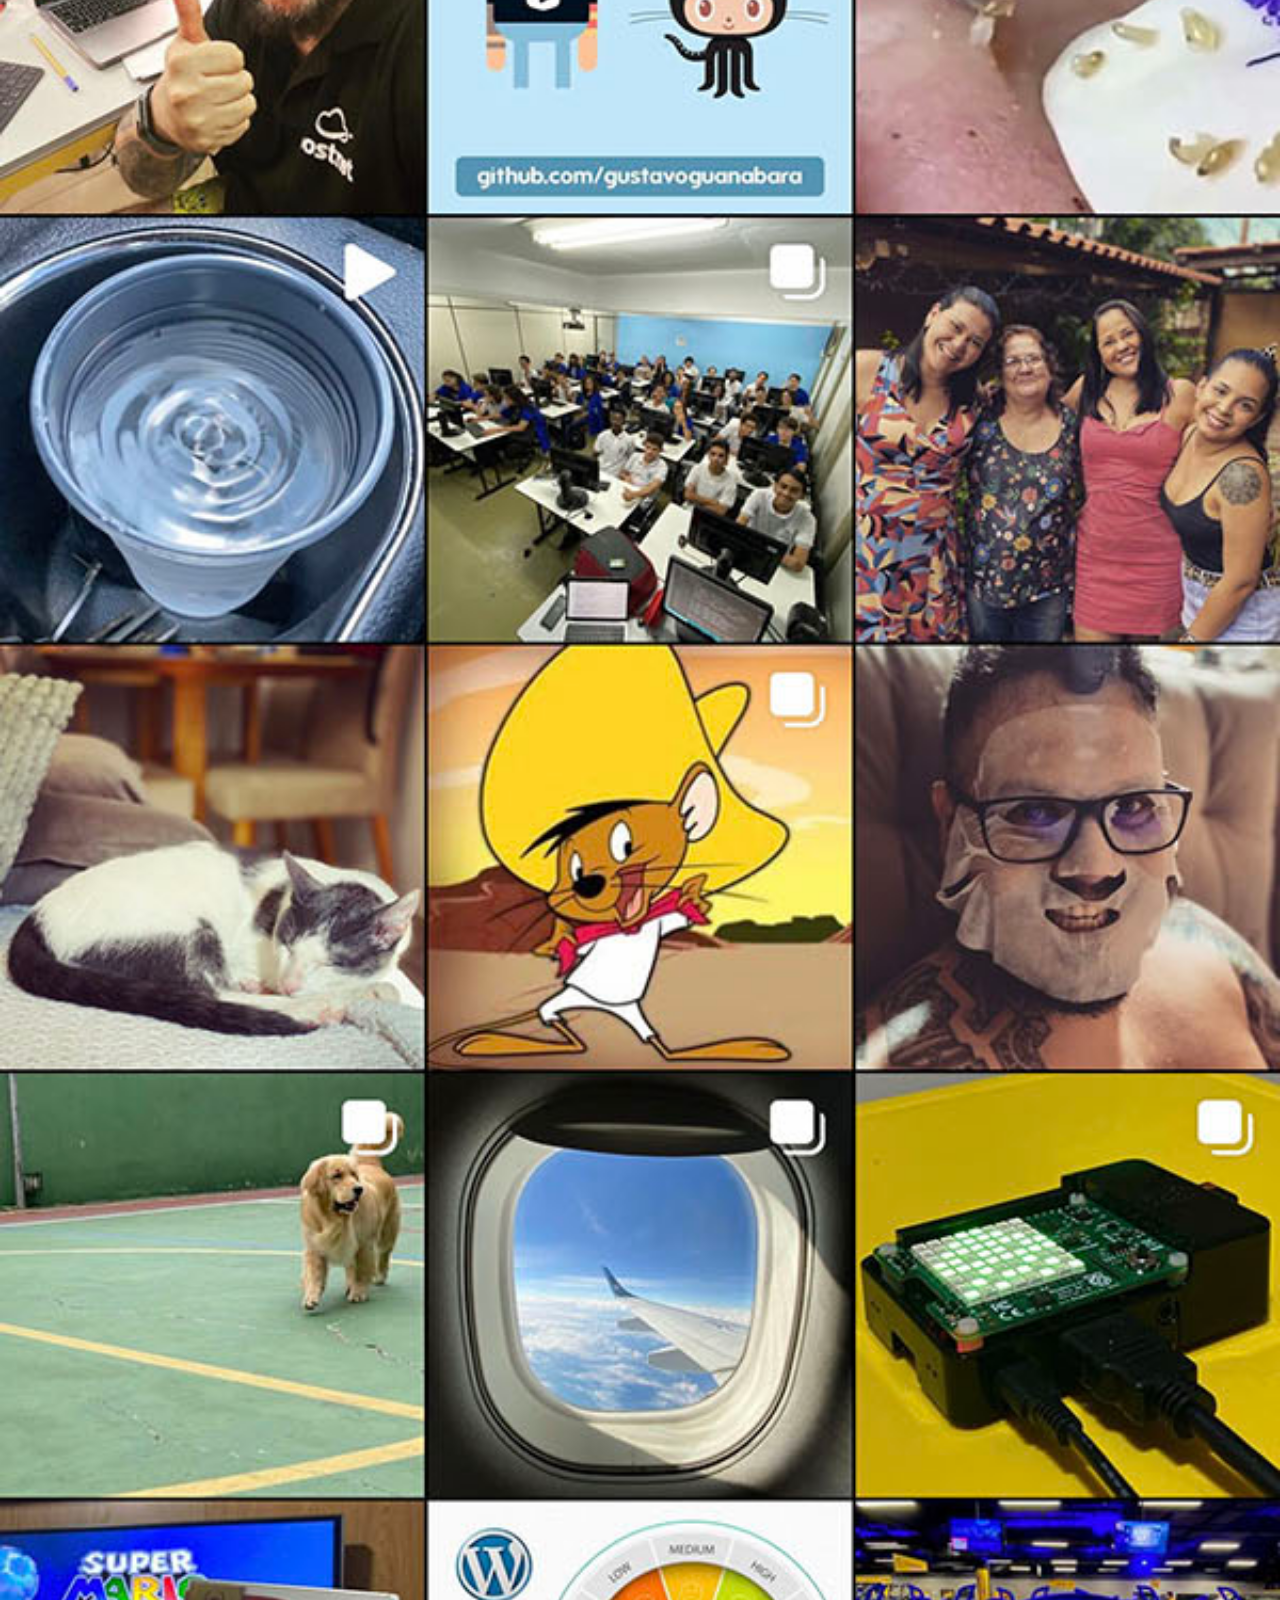
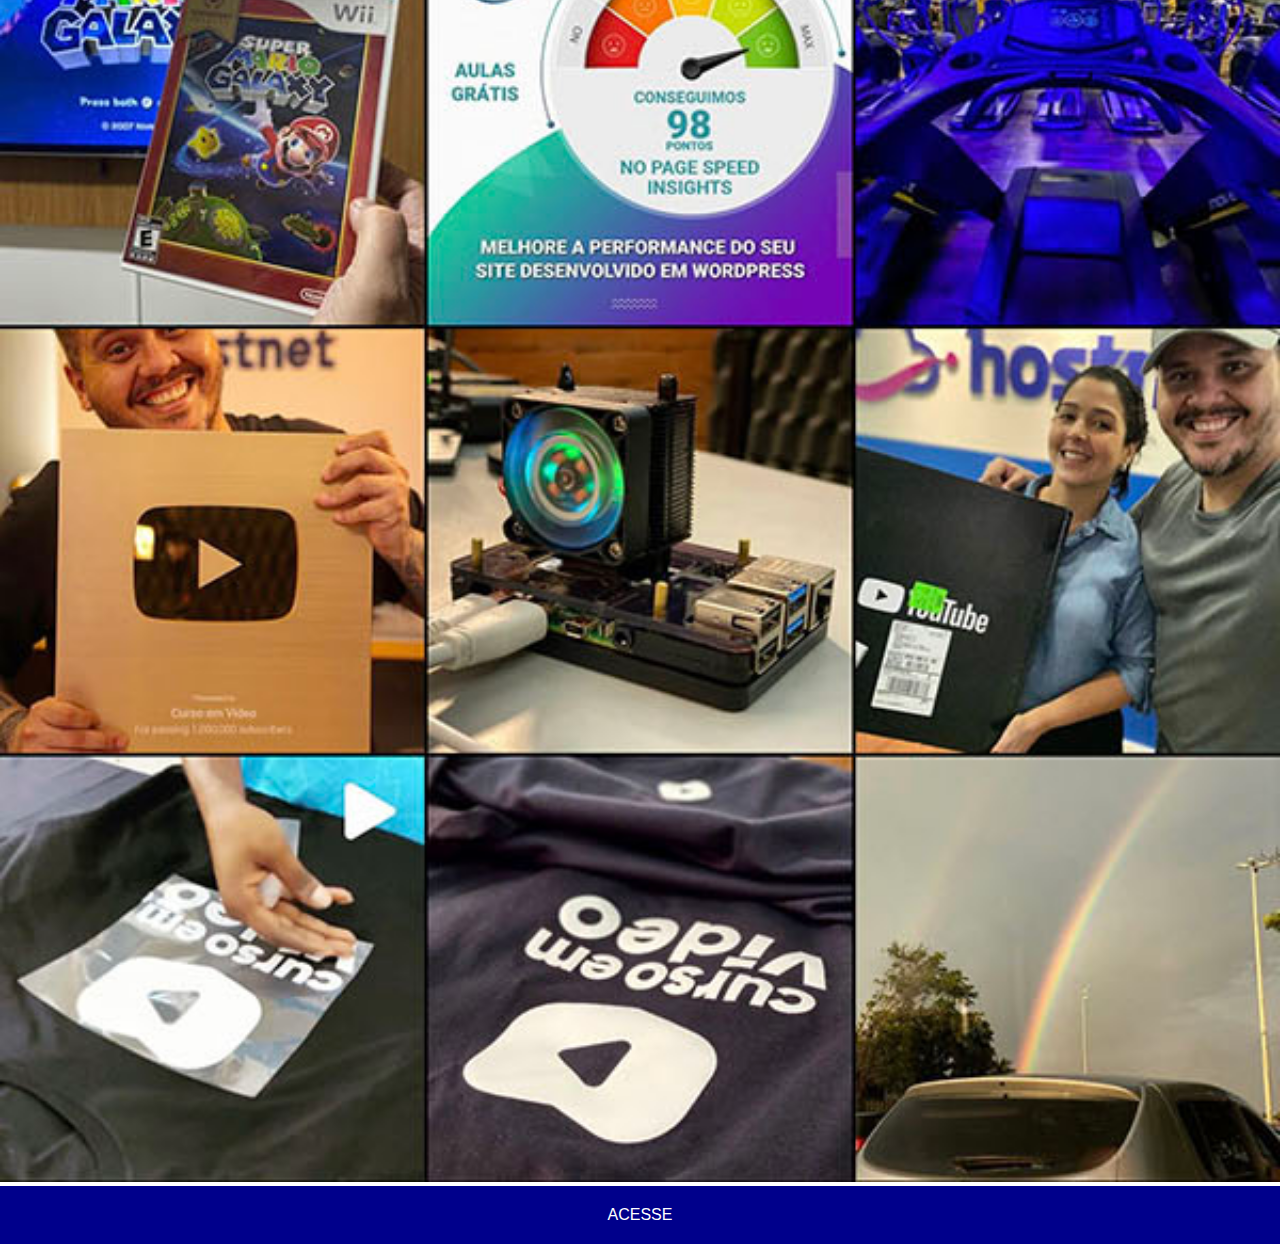
<file: telas-apps/instagram.html>
<!DOCTYPE html>
<html lang="pt-br">
<head>
    <meta charset="UTF-8">
    <meta name="viewport" content="width=device-width, initial-scale=1.0">
    <title>Instagram</title>
    <link rel="stylesheet" href="../styles/social.css">
</head>
<body>
    <img src="../images/tela-instagram.jpg" alt="Instagram">
    <a href="https://instagram.com/gustavoguanabara" target="_blank" rel="noopener noreferrer">ACESSE</a>
</body>
</html>
</file>
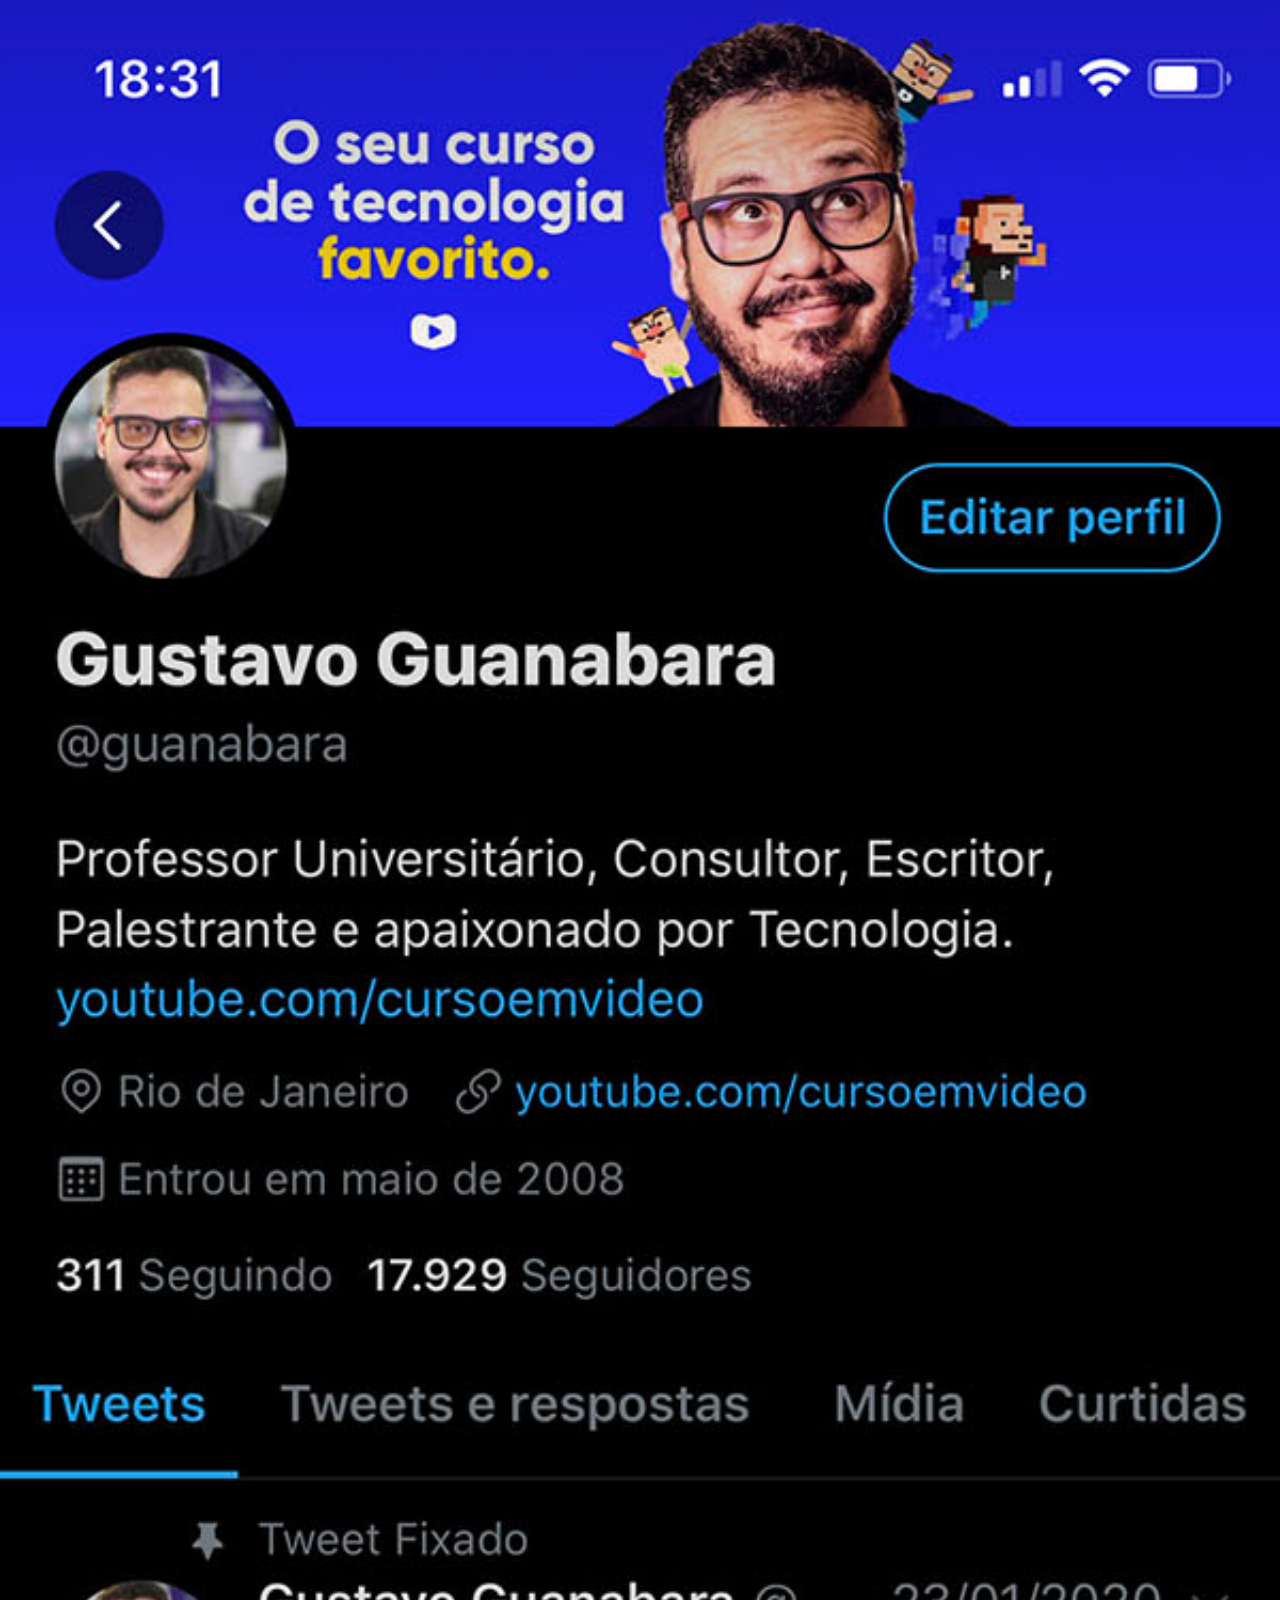
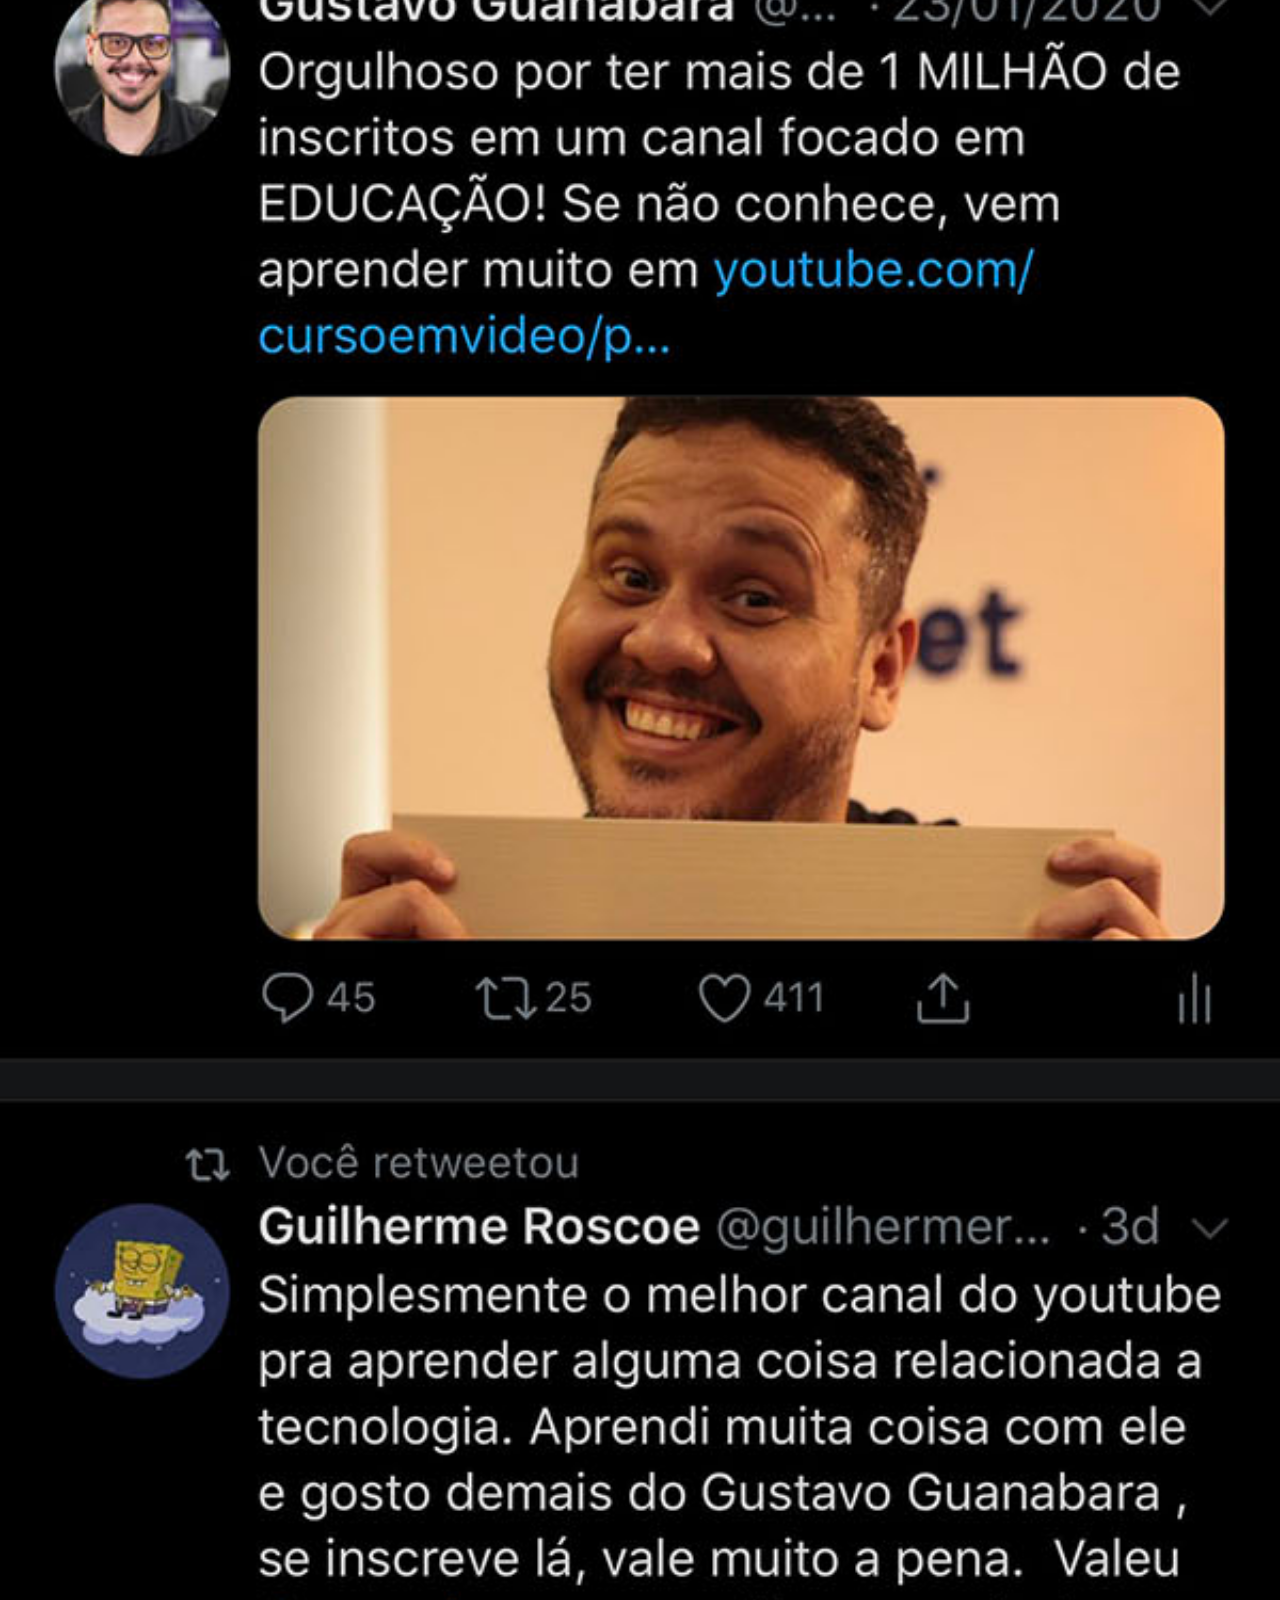
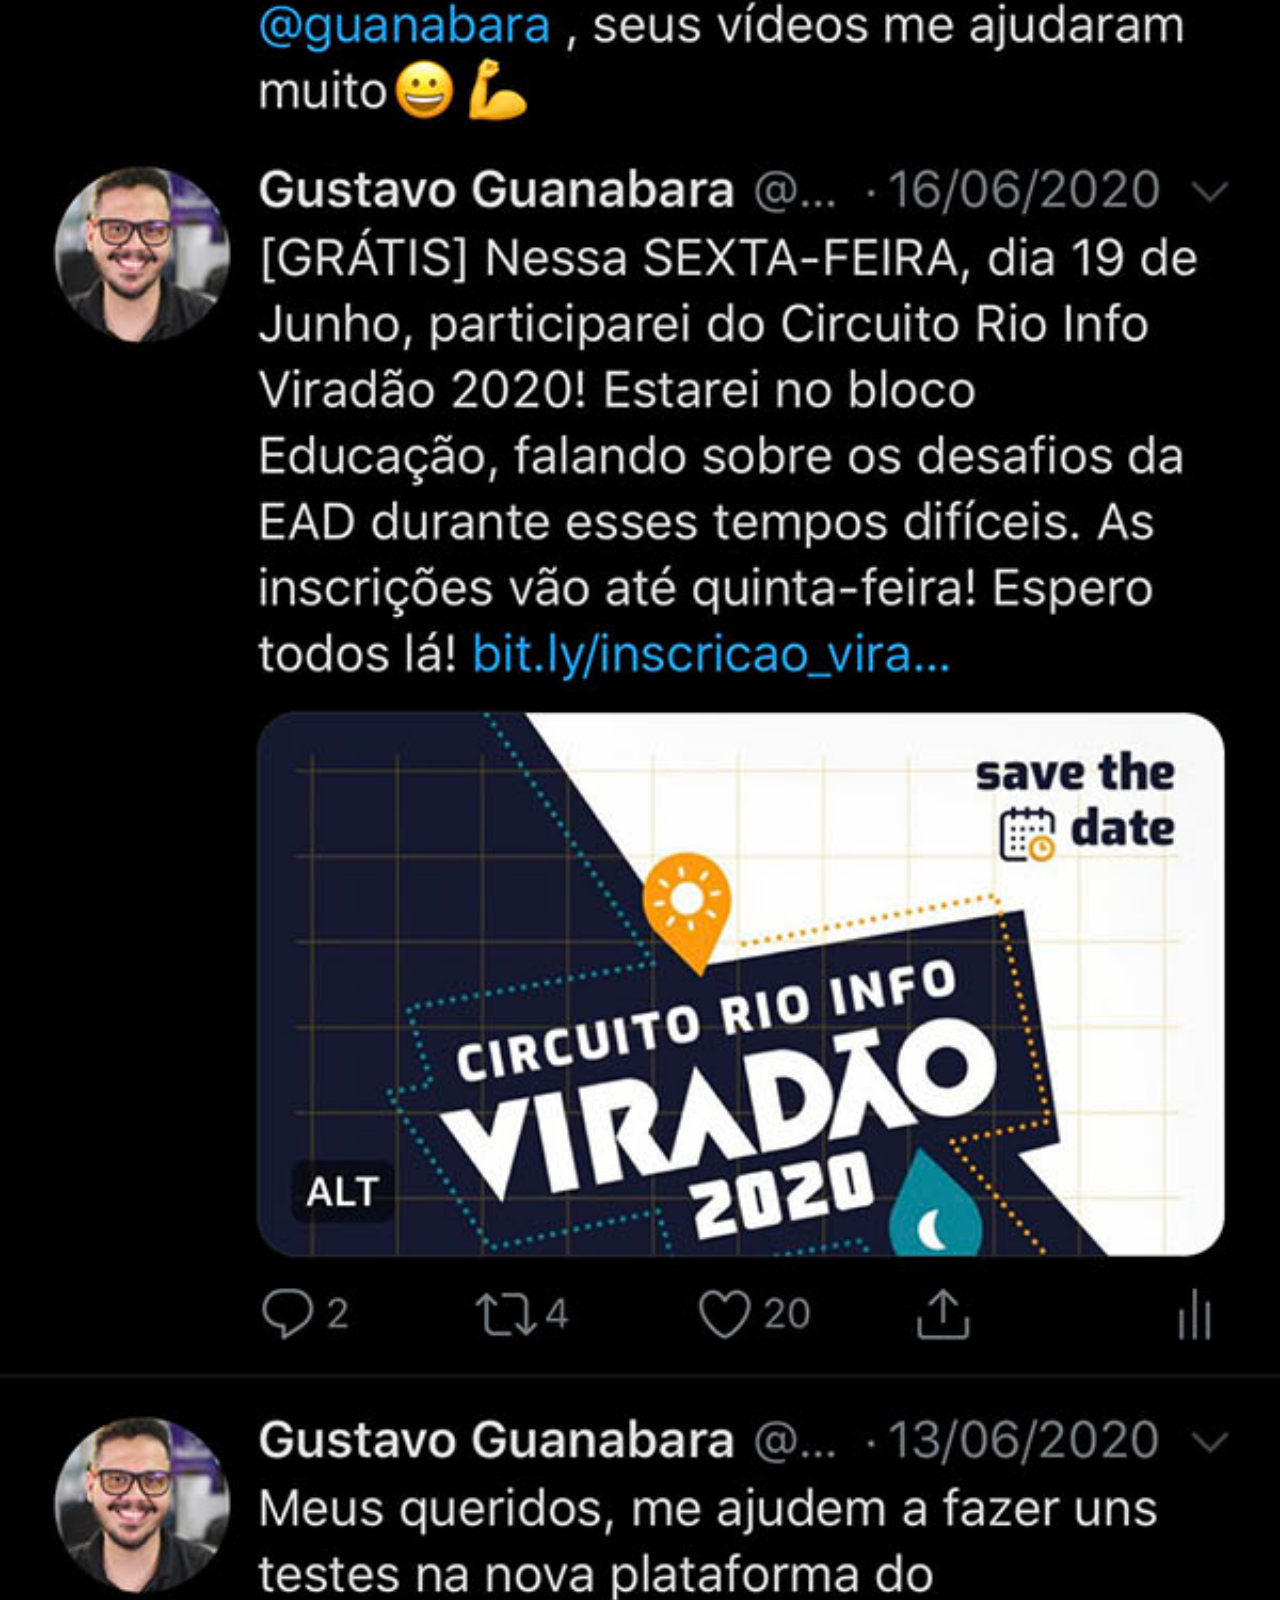
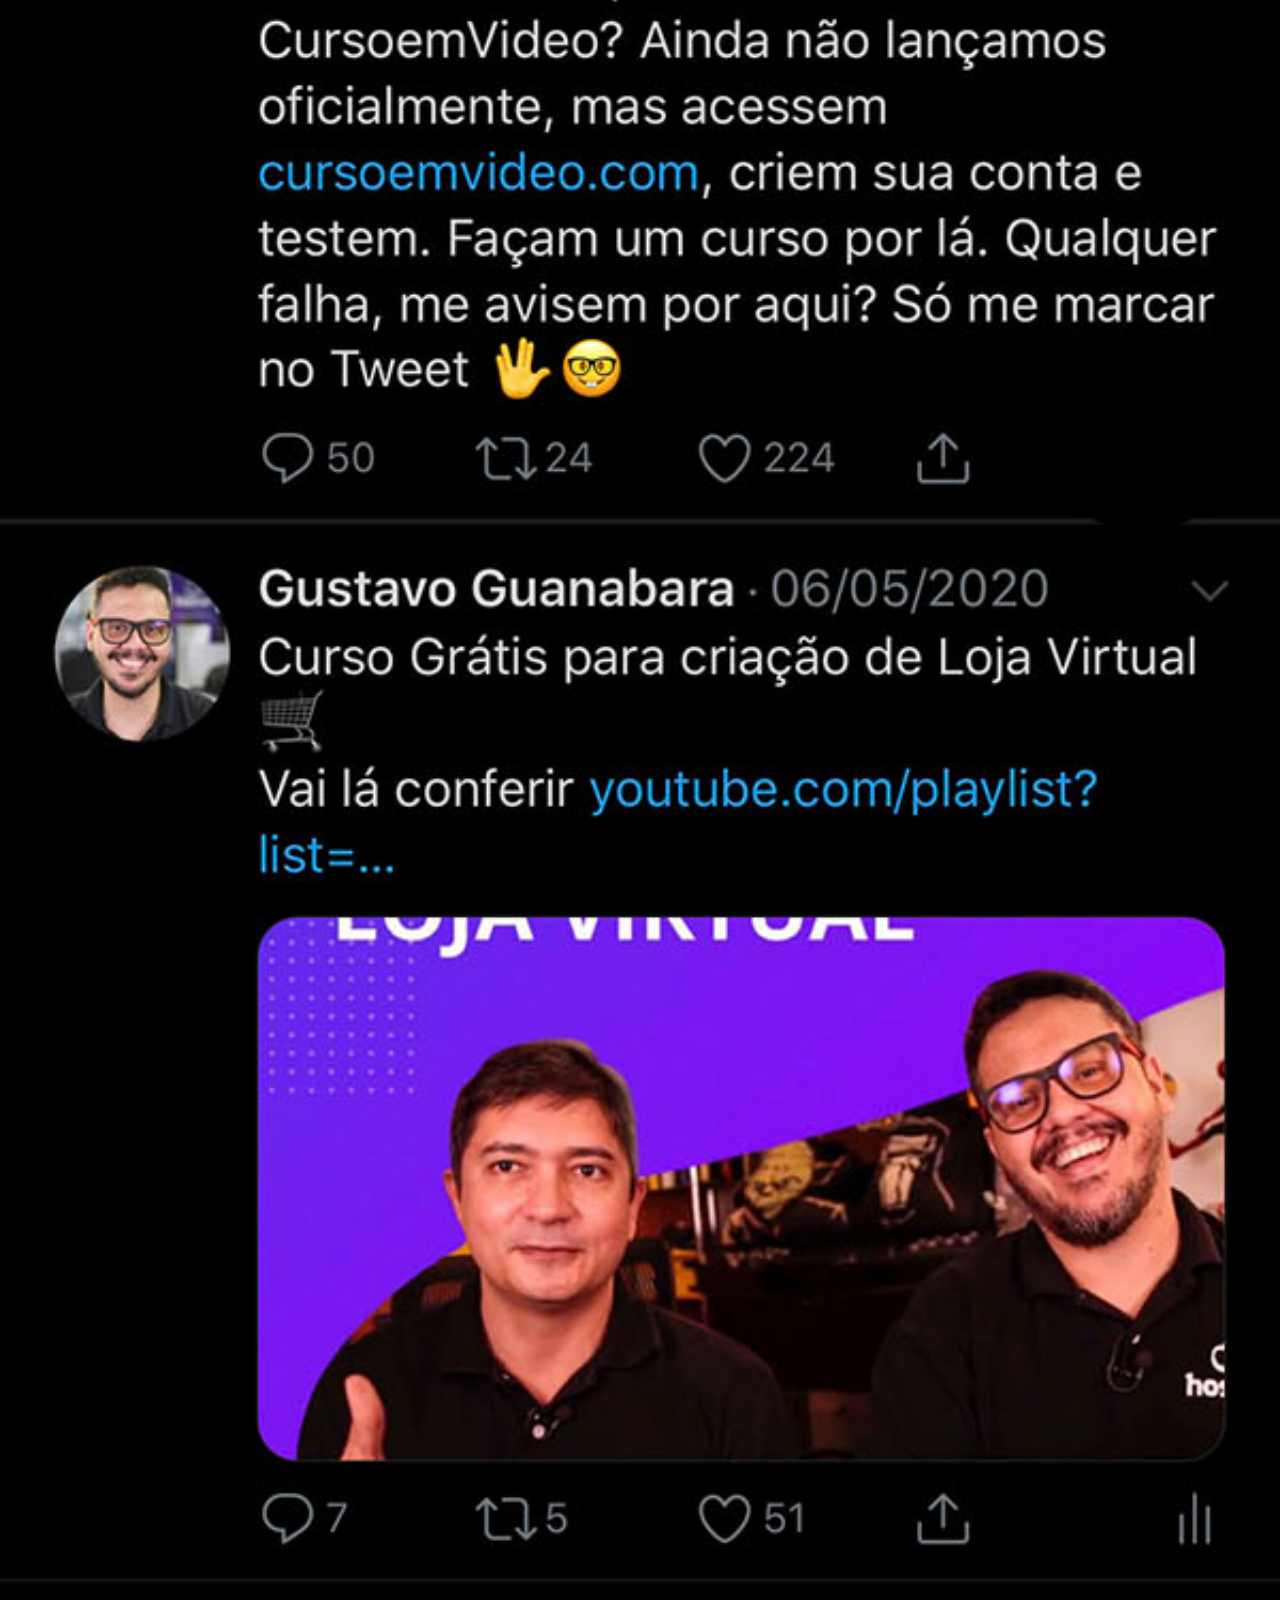
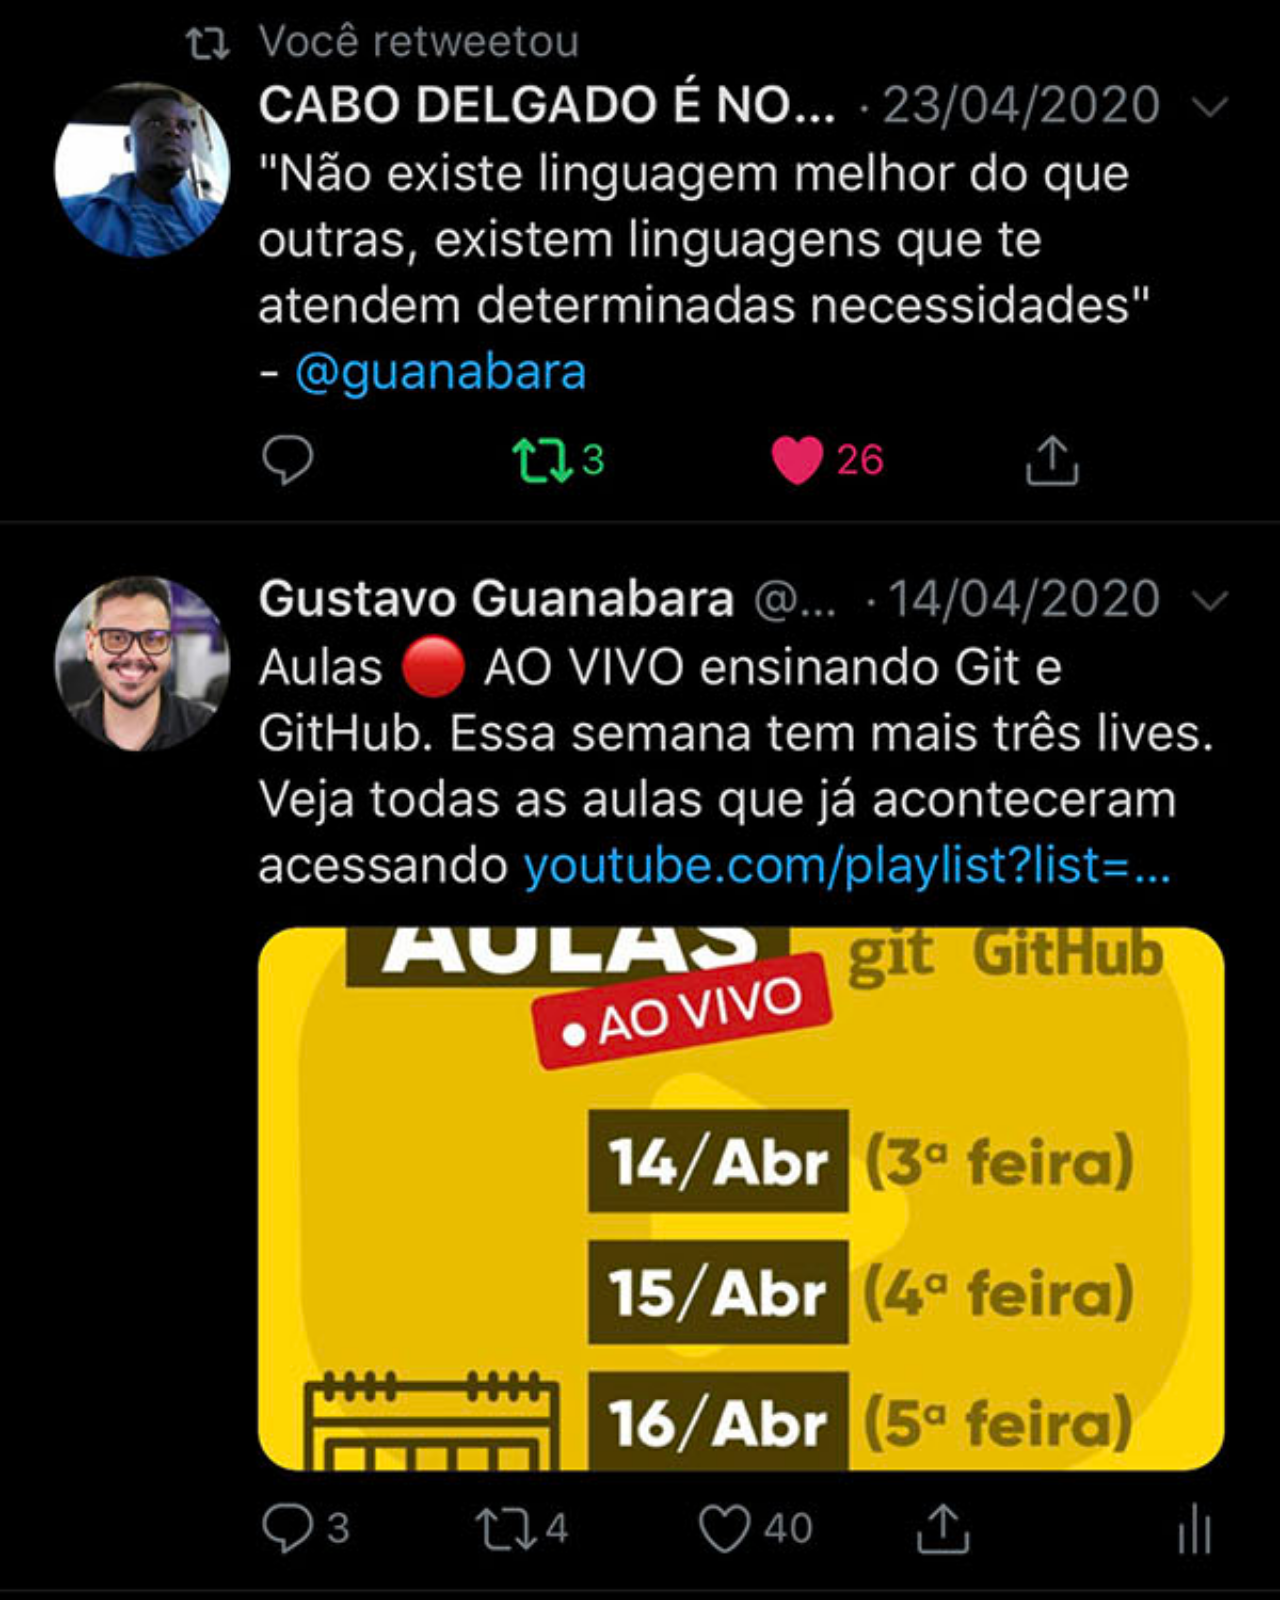
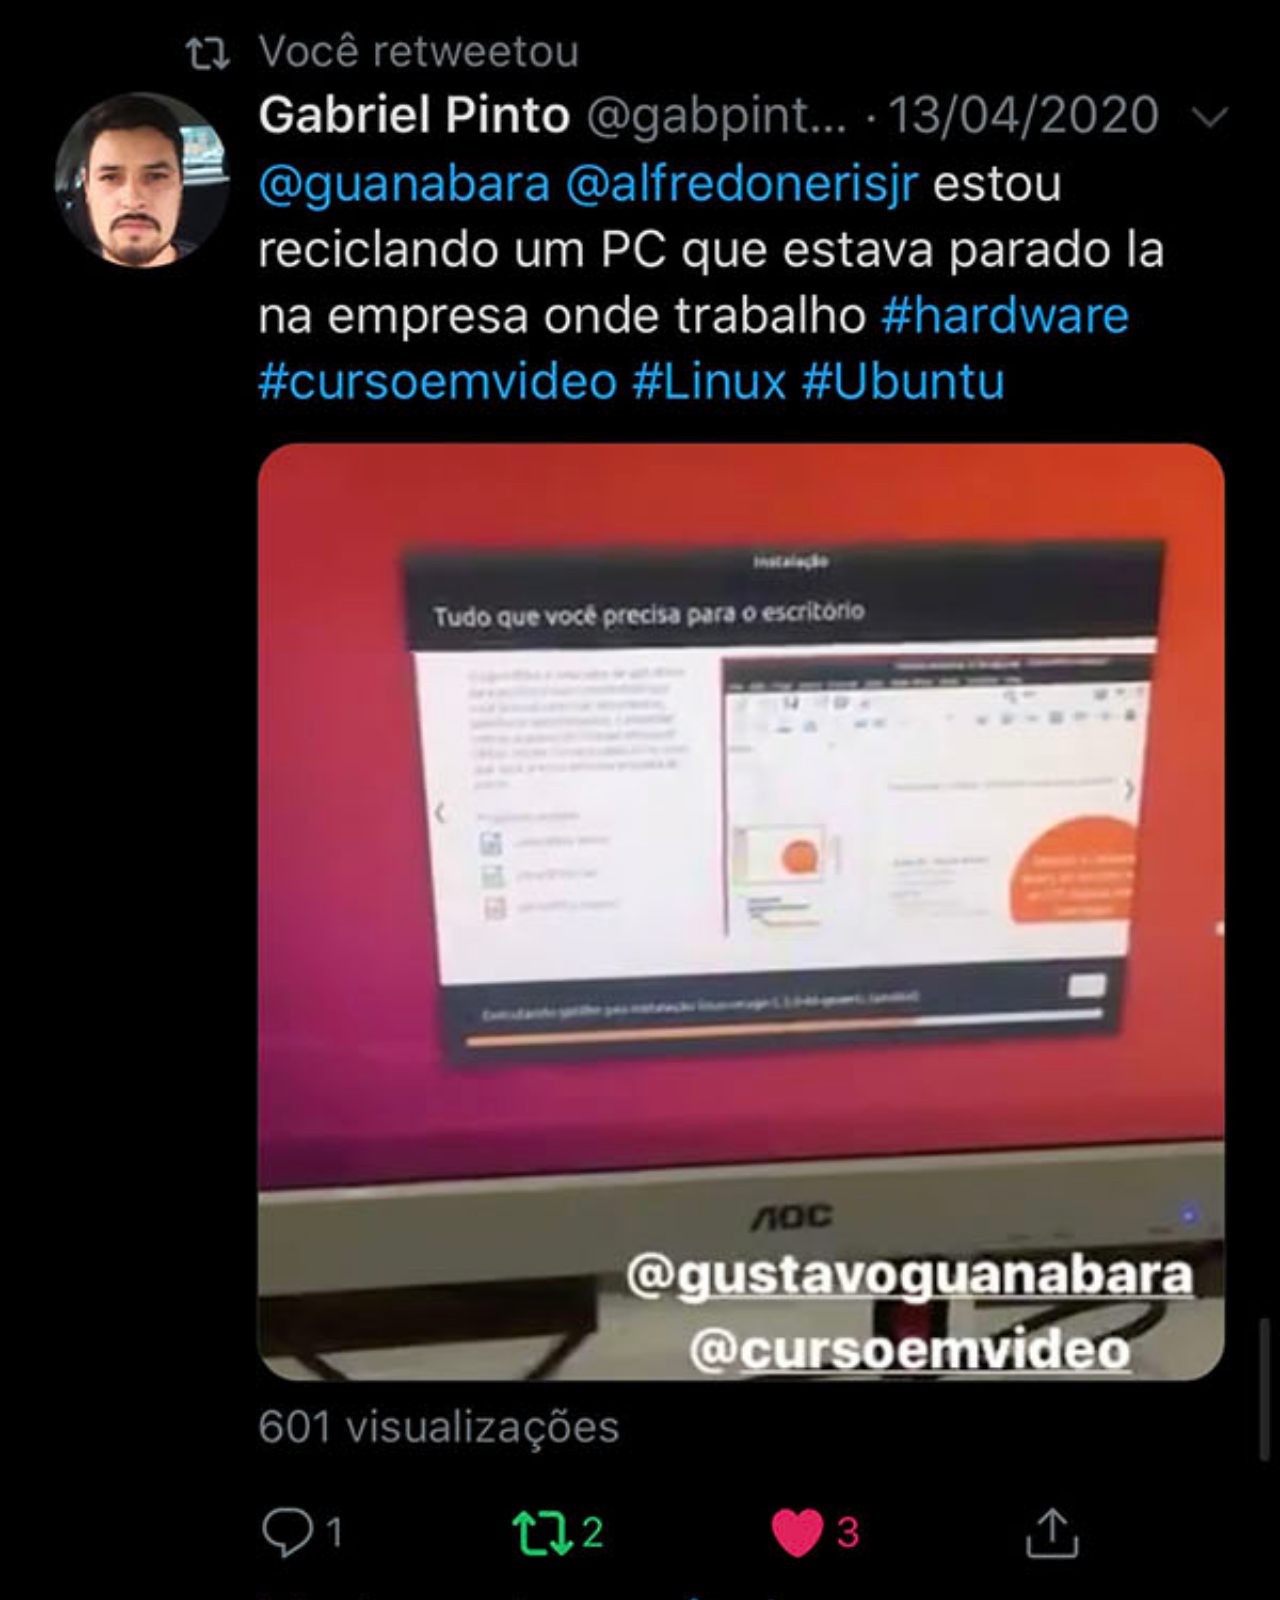
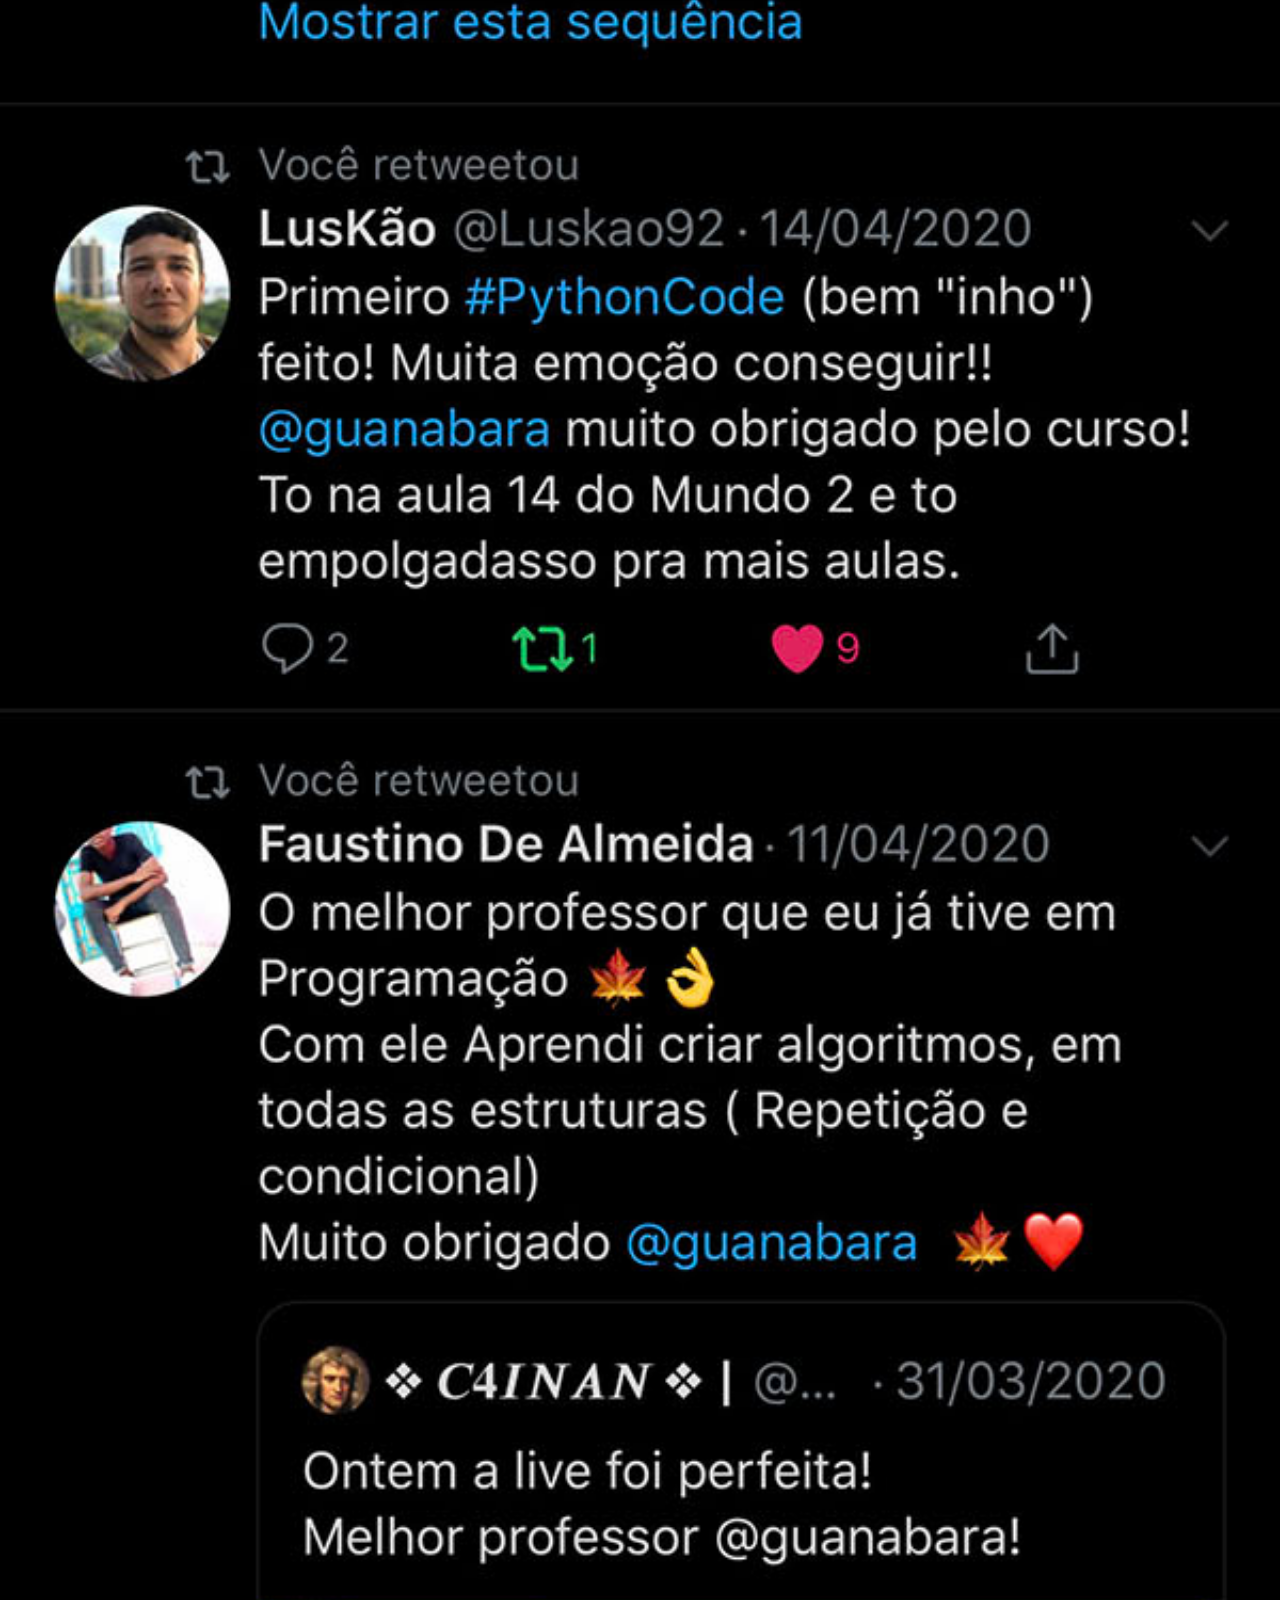
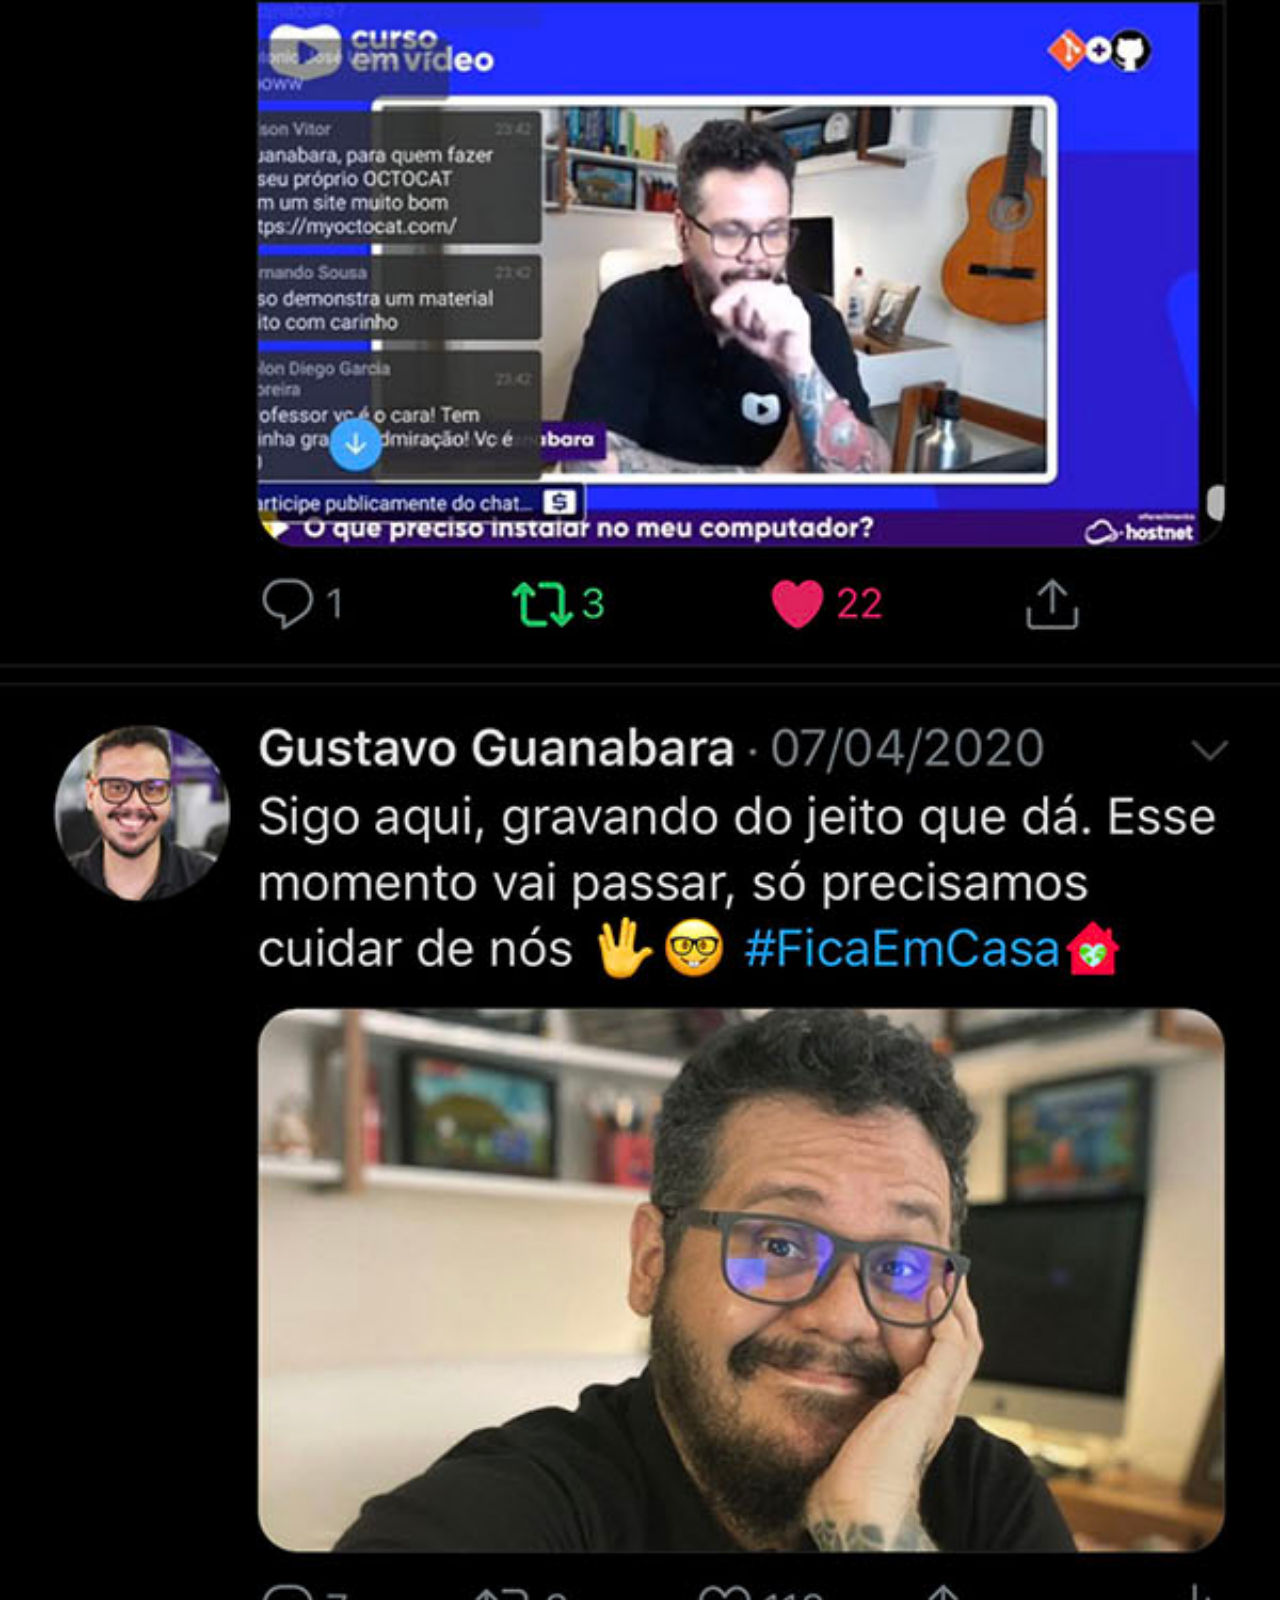
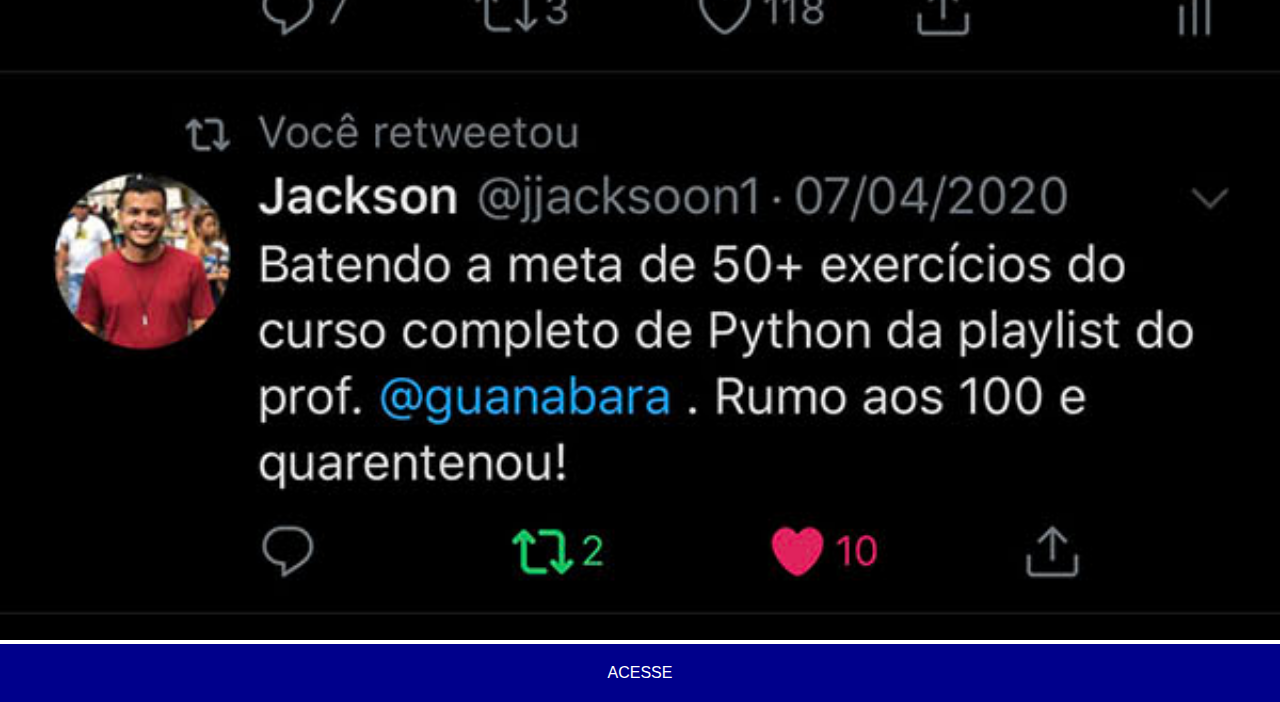
<file: telas-apps/twitter.html>
<!DOCTYPE html>
<html lang="pt-br">
<head>
    <meta charset="UTF-8">
    <meta name="viewport" content="width=device-width, initial-scale=1.0">
    <title>Twitter</title>
    <link rel="stylesheet" href="../styles/social.css">
</head>
<body>
    <img src="../images/tela-twitter.jpg" alt="Twitter">
    <a href="https://twitter.com/guanabara" target="_blank" rel="noopener noreferrer">ACESSE</a>
</body>
</html>
</file>
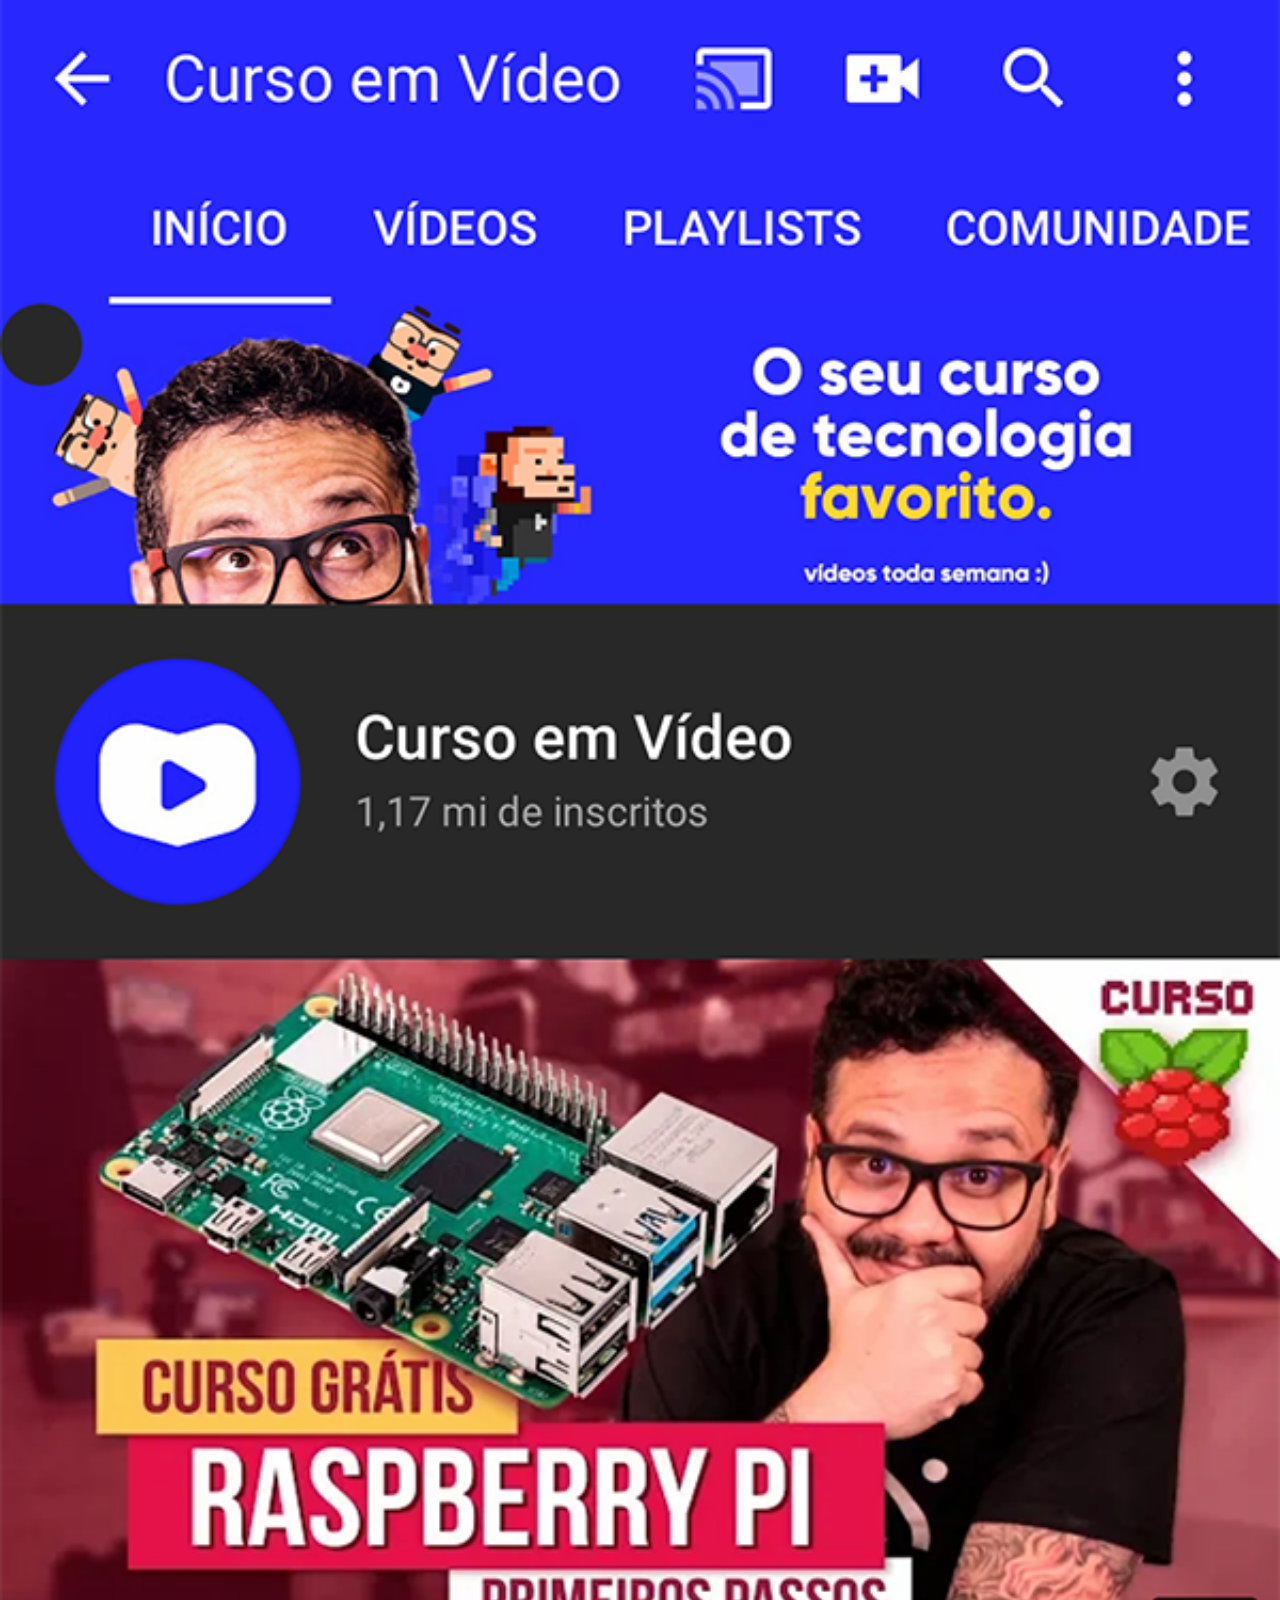
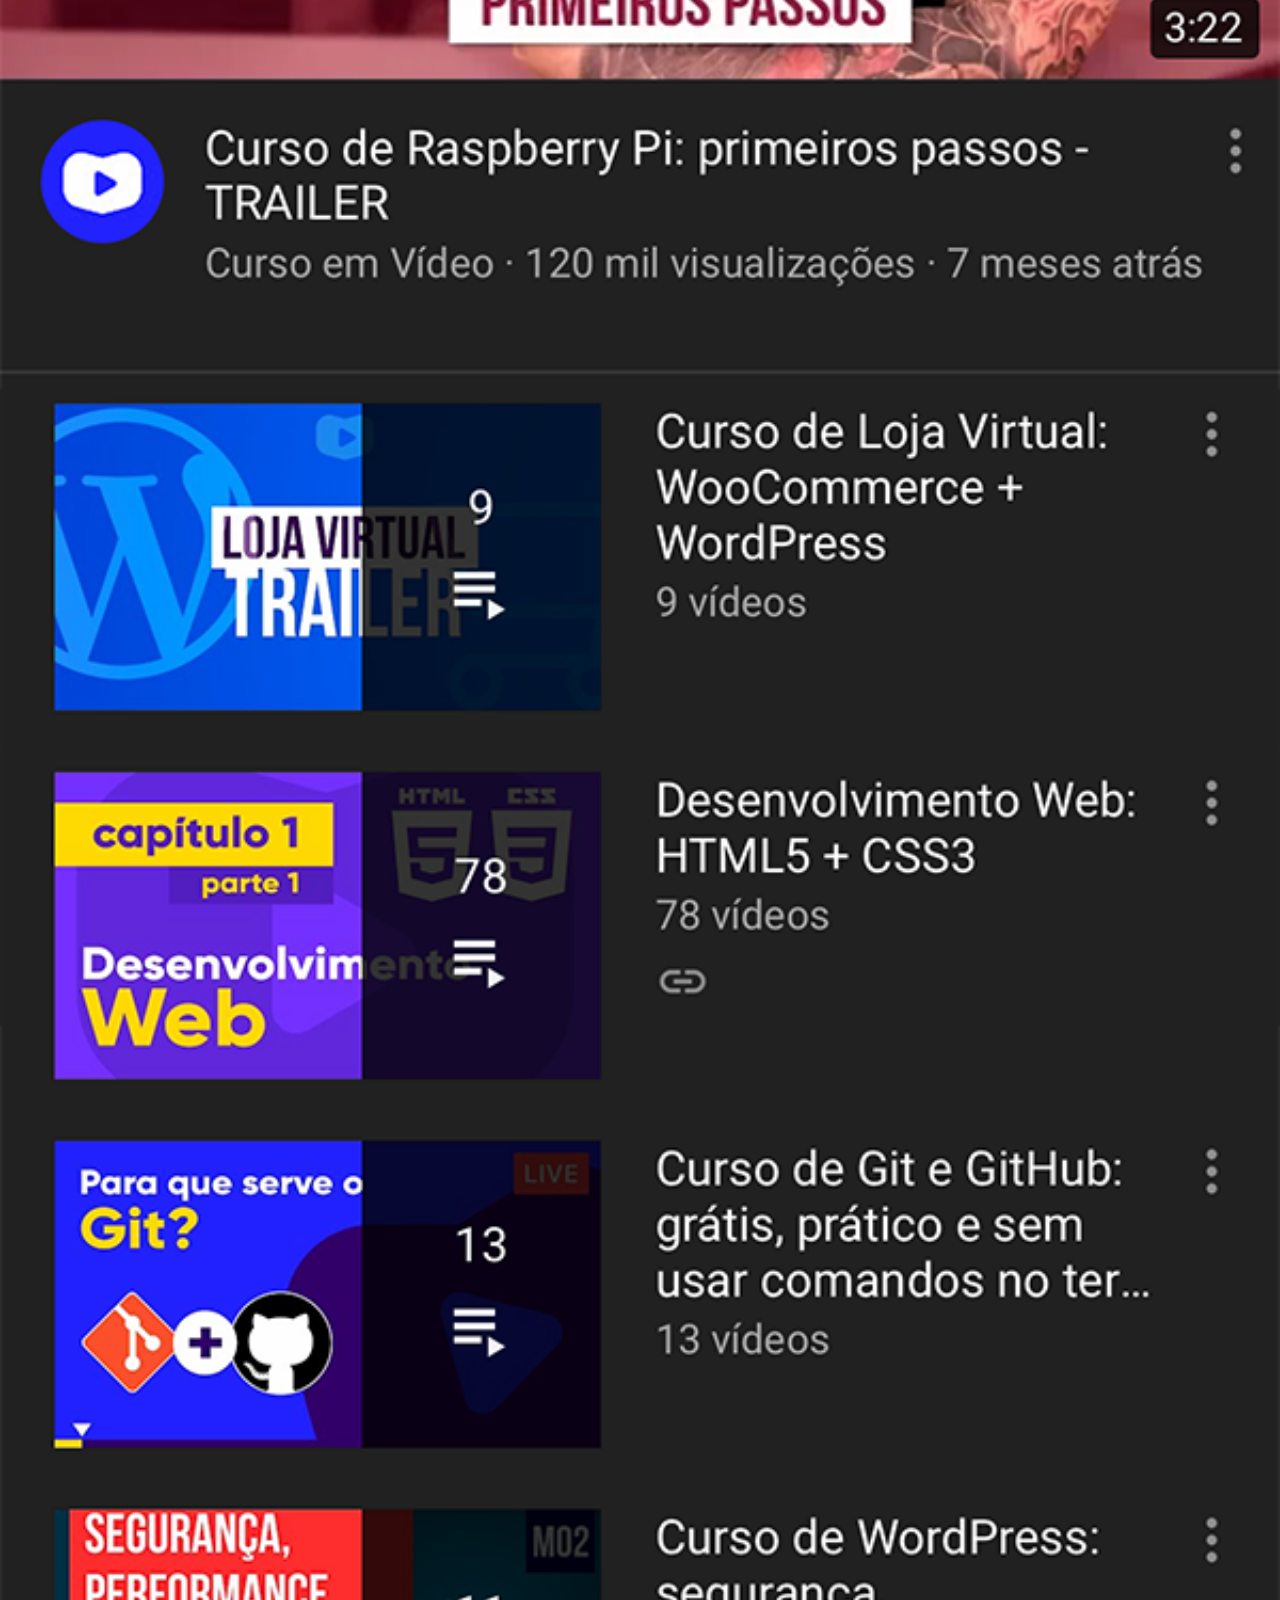
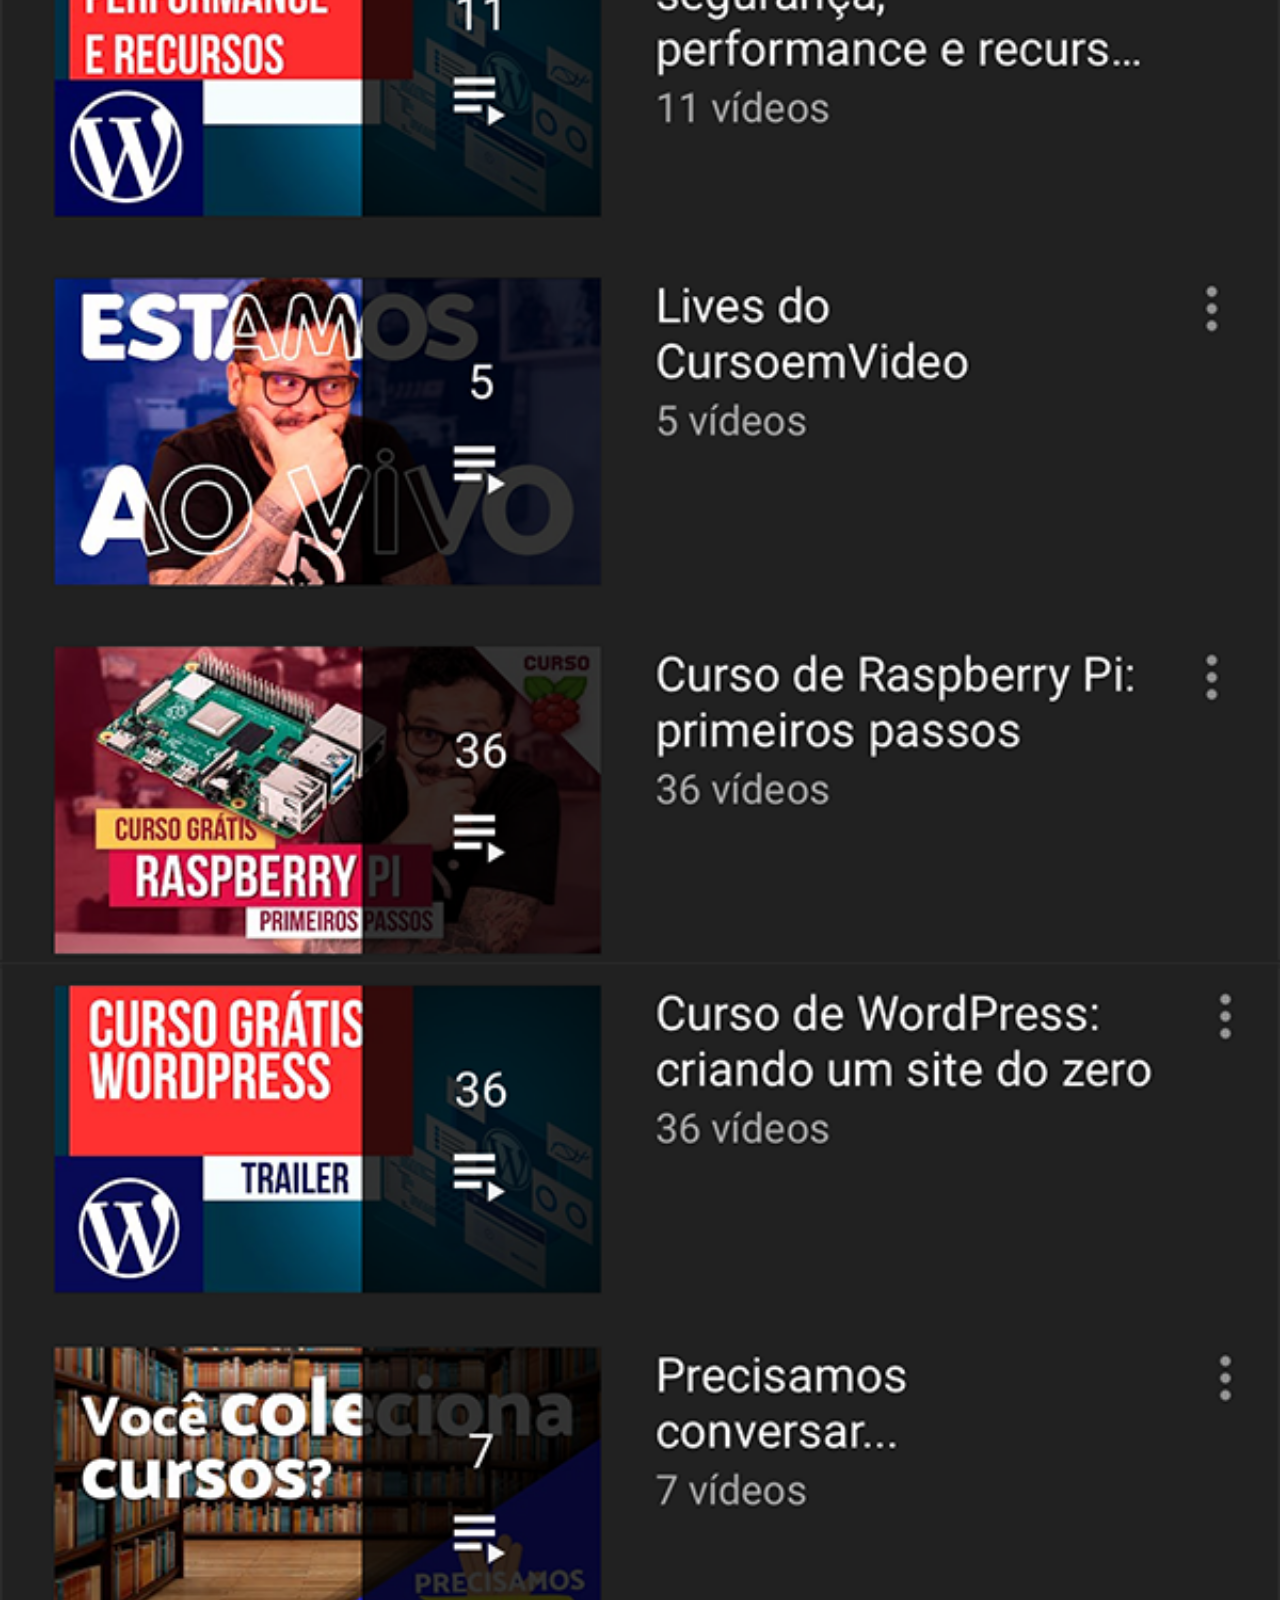
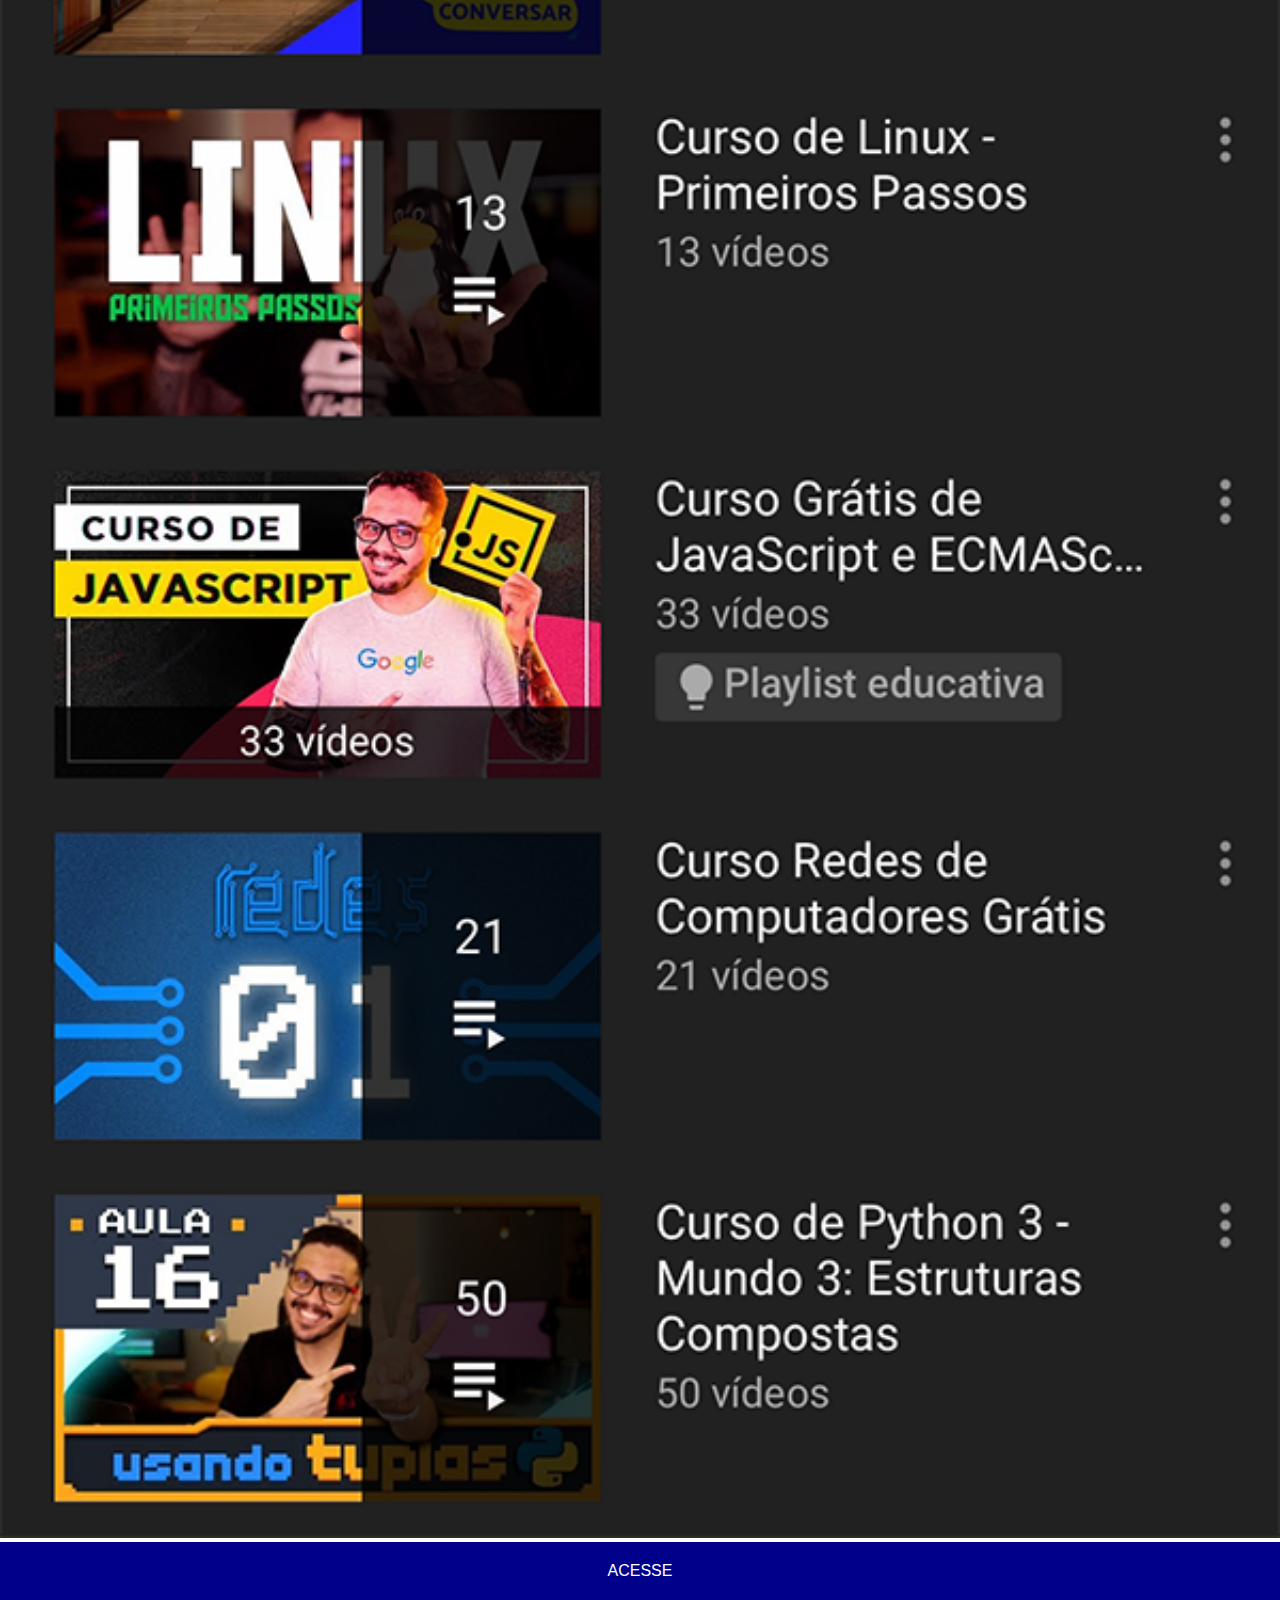
<file: telas-apps/youtube.html>
<!DOCTYPE html>
<html lang="pt-br">
<head>
    <meta charset="UTF-8">
    <meta name="viewport" content="width=device-width, initial-scale=1.0">
    <title>YouTube</title>
    <link rel="stylesheet" href="../styles/social.css">
</head>
<body>
    <img src="../images/tela-youtube.png" alt="YouTube">
    <a href="https://www.youtube.com/@CursoemVideo/playlists" target="_blank" rel="noopener noreferrer">ACESSE</a>
</body>
</html>
</file>
<file: styles/style.css>
@charset "UTF-8";

* {
    margin: 0;
    padding: 0;
}

html, body {
    width: 100vw;
    height: 100vh;
}

body {
    background: black url('../images/fundo-madeira.jpg') top center no-repeat fixed;
    background-size: cover;
}

main {
    height: 100%;
    position: relative;
}

section#telefone {
    position: absolute;
    top: 50%;
    left: 50%;
    transform: translate(-50%, -50%);
    width: 311px;
    height: 627px;
    background: url('../images/frame-iphone.png') no-repeat center center;
    background-size: cover;
}

iframe#tela {
    position: relative;
    top: 81px;
    left: 23px;
    width: 265px;
    height: 470px;
}

section#botoes-sociais {
    text-align: right;
}

section#botoes-sociais img {
    width: 50px;
    border-radius: 50%;
    margin: 10px;
    box-shadow: 2px 2px 5px rgba(0, 0, 0, 0.603);
    box-sizing: border-box;
}

section#botoes-sociais img:hover {
    border: 2px solid rgba(255, 255, 255, 0.5);
    transform: translate(-5px, -5px);
    transition: transform .3s ease-in-out, border .3s ease-in-out;
    box-shadow: 5px 5px 10px rgba(0, 0, 0, 0.603);
}
</file>
<file: styles/social.css>
@charset "UTF-8";

::-webkit-scrollbar {
    width: 0;
    height: 0;
}

* {
    margin: 0;
    padding: 0;
    font-family: Arial, Helvetica, sans-serif;
}

img {
    width: 100vw;
}

a {
    display: block;
    text-align: center;
    padding: 20px;
    background-color: darkblue;
    color: white;
    text-decoration: none;
}

a:hover {
    background-color: blue;
    text-decoration: underline;
}
</file>
